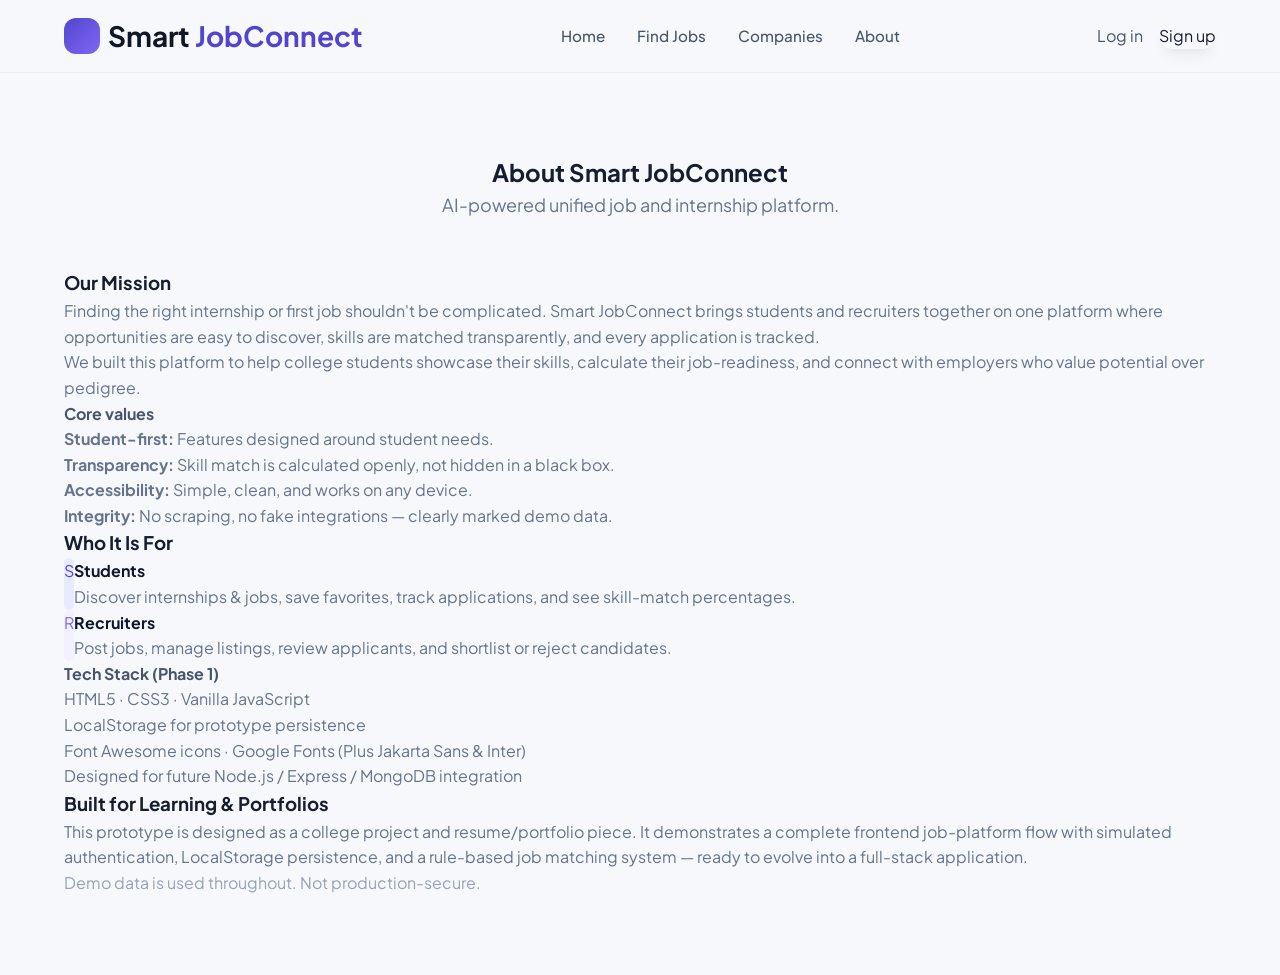
<file: about.html>
<!DOCTYPE html>
<html lang="en">
<head>
  <meta charset="UTF-8" />
  <meta name="viewport" content="width=device-width, initial-scale=1.0" />
  <title>About Us | Smart JobConnect</title>
  <meta name="description" content="Smart JobConnect - About our AI-powered unified job and internship platform." />
  <link rel="preconnect" href="https://fonts.googleapis.com" />
  <link rel="preconnect" href="https://fonts.gstatic.com" crossorigin />
  <link href="https://fonts.googleapis.com/css2?family=Plus+Jakarta+Sans:wght@400;500;600;700&family=Inter:wght@400;500;600;700&display=swap" rel="stylesheet" />
  <link rel="stylesheet" href="css/style.css" />
  <link rel="stylesheet" href="css/responsive.css" />
</head>
<body>

  <!-- Navbar -->
  <nav class="navbar" id="navbar">
    <div class="container">
      <a href="index.html" class="logo">
        <div class="logo-icon"><i class="fas fa-briefcase"></i></div>
        <span>Smart<span class="text-indigo-600"> JobConnect</span></span>
      </a>

      <div class="nav-links" id="nav-links"></div>

      <div class="auth-btns" id="auth-btns"></div>

      <button class="mobile-menu-btn" id="mobile-menu-btn" aria-label="Toggle menu">
        <span></span><span></span><span></span>
      </button>
    </div>
  </nav>

  <div class="mobile-menu" id="mobile-menu"></div>

  <section class="section" style="padding-top: 80px; padding-bottom: 80px;">
    <div class="container">
      <div class="section-header">
        <h1>About Smart JobConnect</h1>
        <p>AI-powered unified job and internship platform.</p>
      </div>

      <div class="grid md:grid-cols-2 gap-8 mb-8">
        <div>
          <h3 class="text-2xl font-bold text-navy-900 mb-4">Our Mission</h3>
          <p class="text-slate-500 leading-relaxed mb-4">
            Finding the right internship or first job shouldn't be complicated. Smart JobConnect brings students and recruiters together on one platform where opportunities are easy to discover, skills are matched transparently, and every application is tracked.
          </p>
          <p class="text-slate-500 leading-relaxed mb-4">
            We built this platform to help college students showcase their skills, calculate their job-readiness, and connect with employers who value potential over pedigree.
          </p>
          <div class="mt-6">
            <h4 class="text-sm font-medium text-slate-600 mb-2">Core values</h4>
            <ul class="list-disc list-inside text-slate-500 space-y-2">
              <li><strong>Student-first:</strong> Features designed around student needs.</li>
              <li><strong>Transparency:</strong> Skill match is calculated openly, not hidden in a black box.</li>
              <li><strong>Accessibility:</strong> Simple, clean, and works on any device.</li>
              <li><strong>Integrity:</strong> No scraping, no fake integrations — clearly marked demo data.</li>
            </ul>
          </div>
        </div>

        <div>
          <h3 class="text-2xl font-bold text-navy-900 mb-4">Who It Is For</h3>
          <div class="space-y-5">
            <div class="flex items-start gap-3">
              <div class="w-8 h-8 rounded-full bg-indigo-50 flex items-center justify-center text-indigo-600 font-bold shrink-0">S</div>
              <div>
                <h4 class="font-bold text-slate-800">Students</h4>
                <p class="text-sm text-slate-500">Discover internships & jobs, save favorites, track applications, and see skill-match percentages.</p>
              </div>
            </div>
            <div class="flex items-start gap-3">
              <div class="w-8 h-8 rounded-full bg-violet-50 flex items-center justify-center text-violet-600 font-bold shrink-0">R</div>
              <div>
                <h4 class="font-bold text-slate-800">Recruiters</h4>
                <p class="text-sm text-slate-500">Post jobs, manage listings, review applicants, and shortlist or reject candidates.</p>
              </div>
            </div>
          </div>

          <div class="mt-8 pt-6 border-t border-border">
            <h4 class="text-sm font-medium text-slate-600 mb-3">Tech Stack (Phase 1)</h4>
            <ul class="text-sm text-slate-500 space-y-1 list-disc list-disc">
              <li>HTML5 &middot; CSS3 &middot; Vanilla JavaScript</li>
              <li>LocalStorage for prototype persistence</li>
              <li>Font Awesome icons &middot; Google Fonts (Plus Jakarta Sans & Inter)</li>
              <li>Designed for future Node.js / Express / MongoDB integration</li>
            </ul>
          </div>
        </div>
      </div>

      <div class="mt-12 bg-slate-50 rounded-3xl p-8 border border-border text-center">
        <h3 class="text-xl font-bold text-navy-900 mb-3">Built for Learning & Portfolios</h3>
        <p class="text-slate-500 mb-4 max-w-lg mx-auto">
          This prototype is designed as a college project and resume/portfolio piece. It demonstrates a complete frontend job-platform flow with simulated authentication, LocalStorage persistence, and a rule-based job matching system — ready to evolve into a full-stack application.
        </p>
        <p class="text-xs text-slate-400 uppercase tracking-wider">
          Demo data is used throughout. Not production-secure.
        </p>
      </div>
    </div>
  </section>

  <script type="module">
    import { updateNavbar } from './js/app.js';
    document.addEventListener('DOMContentLoaded', () => {
      updateNavbar();
    });
  </script>

</body>
</html>
</file>
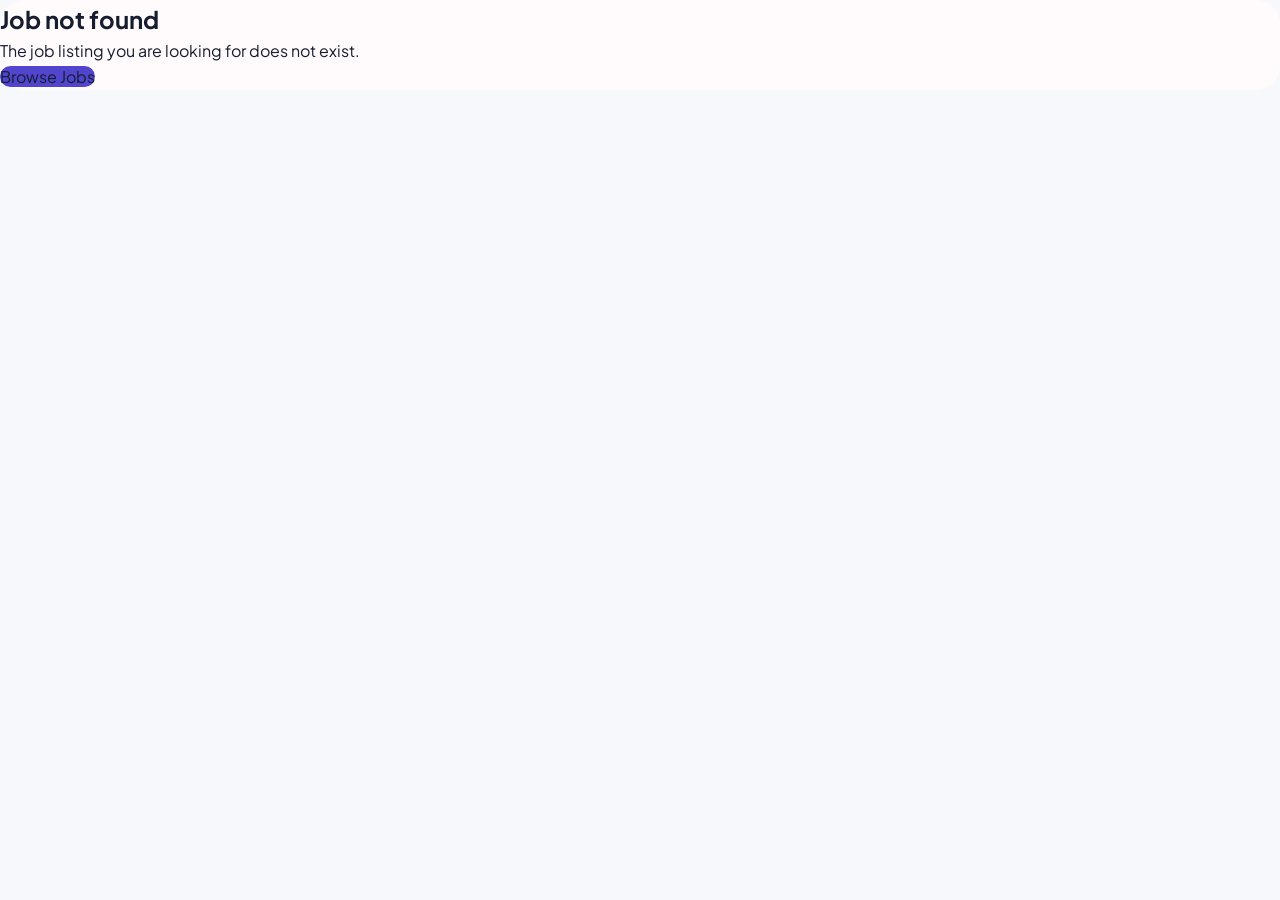
<file: job-details.html>
<!DOCTYPE html>
<html lang="en">
<head>
  <meta charset="UTF-8" />
  <meta name="viewport" content="width=device-width, initial-scale=1.0" />
  <title>Job Details | Smart JobConnect</title>
  <meta name="description" content="Smart JobConnect - Job details and AI-powered skill matching." />
  <link rel="preconnect" href="https://fonts.googleapis.com" />
  <link rel="preconnect" href="https://fonts.gstatic.com" crossorigin />
  <link href="https://fonts.googleapis.com/css2?family=Plus+Jakarta+Sans:wght@400;500;600;700&family=Inter:wght@400;500;600;700&display=swap" rel="stylesheet" />
  <link rel="stylesheet" href="css/style.css" />
  <link rel="stylesheet" href="css/responsive.css" />
</head>
<body>

  <!-- Navbar -->
  <nav class="navbar" id="navbar">
    <div class="container">
      <a href="index.html" class="logo">
        <div class="logo-icon"><i class="fas fa-briefcase"></i></div>
        <span>Smart<span class="text-indigo-600"> JobConnect</span></span>
      </a>

      <div class="nav-links" id="nav-links"></div>

      <div class="auth-btns" id="auth-btns"></div>

      <button class="mobile-menu-btn" id="mobile-menu-btn" aria-label="Toggle menu">
        <span></span><span></span><span></span>
      </button>
    </div>
  </nav>

  <div class="mobile-menu" id="mobile-menu"></div>

  <section class="section" style="padding-top: 80px; padding-bottom: 80px;">
    <div class="container">
      <a href="jobs.html" class="flex items-center gap-2 text-slate-500 text-sm mb-8 inline-block">
        <i class="fas fa-arrow-left"></i> Back to Jobs
      </a>

      <div class="container mx-auto max-w-2xl">
        <!-- Hero header -->
        <div class="bg-white rounded-3xl shadow-lg border border-border overflow-hidden mb-8" id="job-hero">
          <!-- Populated by JS -->
        </div>

        <!-- Details content -->
        <div class="bg-white rounded-3xl shadow-lg border border-border">
          <div class="p-6 md:p-8" id="job-details-content">
            <!-- Populated by JS -->
          </div>
        </div>

        <!-- Actions -->
        <div class="p-6 md:p-8 border-t border-border bg-slate-50" id="job-actions">
          <!-- Populated by JS -->
        </div>
      </div>

      <div class="mt-8 text-center">
        <p class text-sm text-slate-500">
          <strong>Note:</strong> All job listings marked as sample data are prototype listings for this demo. Applications are stored locally in your browser.
        </p>
      </div>
    </div>
  </section>

  <script type="module">
    import { updateNavbar } from './js/app.js';
    document.addEventListener('DOMContentLoaded', () => {
      updateNavbar();
      window.initJobDetailsPage();
    });
  </script>

</body>
</html>
</file>
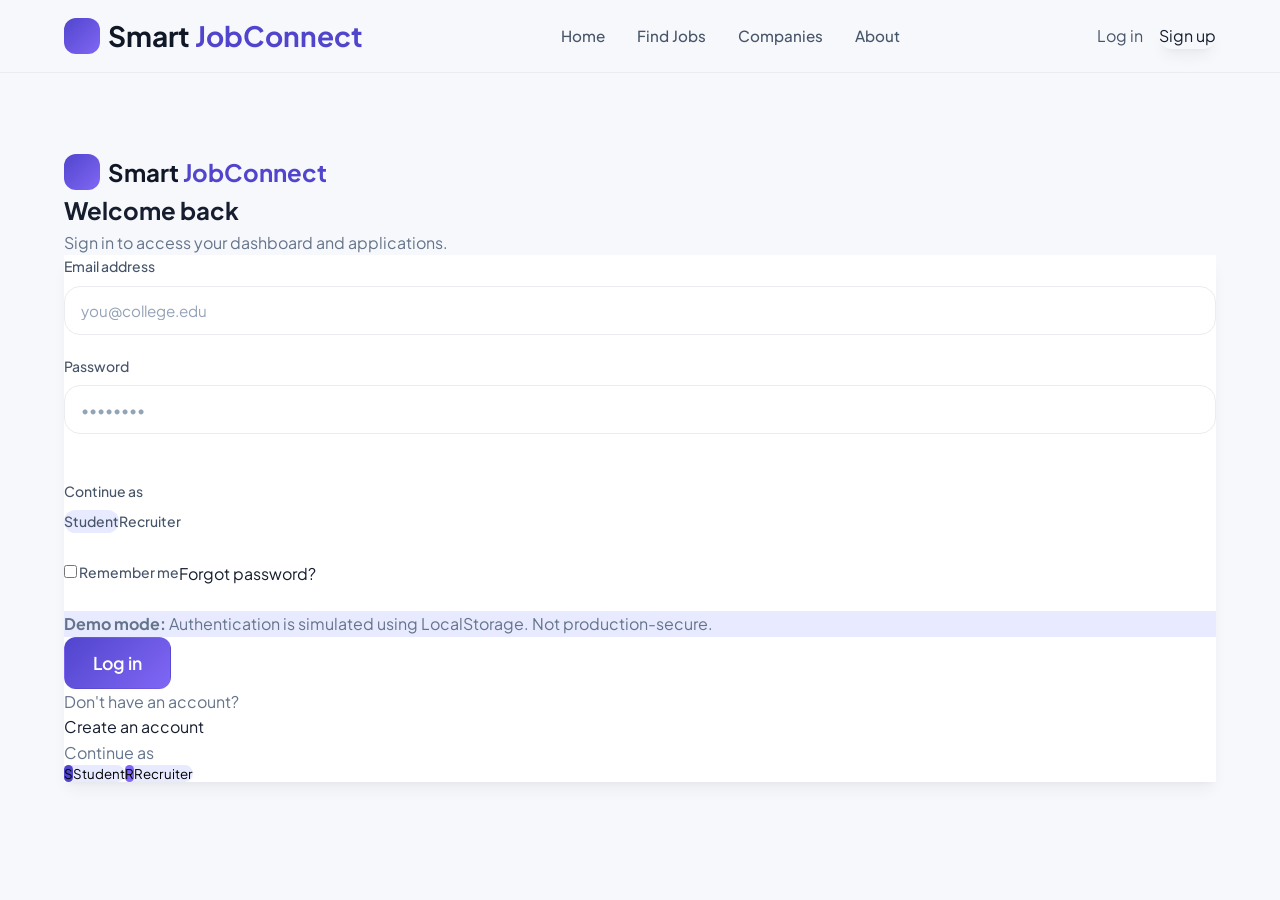
<file: login.html>
<!DOCTYPE html>
<html lang="en">
<head>
  <meta charset="UTF-8" />
  <meta name="viewport" content="width=device-width, initial-scale=1.0" />
  <title>Log in | Smart JobConnect</title>
  <meta name="description" content="Smart JobConnect - Log in to your account." />
  <link rel="preconnect" href="https://fonts.googleapis.com" />
  <link rel="preconnect" href="https://fonts.gstatic.com" crossorigin />
  <link href="https://fonts.googleapis.com/css2?family=Plus+Jakarta+Sans:wght@400;500;600;700&family=Inter:wght@400;500;600;700&display=swap" rel="stylesheet" />
  <link rel="stylesheet" href="css/style.css" />
  <link rel="stylesheet" href="css/responsive.css" />
</head>
<body class="auth-page">

  <!-- Navbar -->
  <nav class="navbar" id="navbar">
    <div class="container">
      <a href="index.html" class="logo">
        <div class="logo-icon"><i class="fas fa-briefcase"></i></div>
        <span>Smart<span class="text-indigo-600"> JobConnect</span></span>
      </a>

      <div class="nav-links" id="nav-links"></div>

      <div class="auth-btns" id="auth-btns"></div>

      <button class="mobile-menu-btn" id="mobile-menu-btn" aria-label="Toggle menu">
        <span></span><span></span><span></span>
      </button>
    </div>
  </nav>

  <div class="mobile-menu" id="mobile-menu"></div>

  <section class="section" style="padding: 80px 0; min-height: auto;">
    <div class="container">
      <div class="max-w-md mx-auto text-center mb-12">
        <a href="index.html" class="logo mb-6" style="font-size: 1.5rem;">
          <div class="logo-icon"><i class="fas fa-briefcase"></i></div>
          <span>Smart<span class="text-indigo-600"> JobConnect</span></span>
        </a>
        <h1 class="text-3xl font-bold text-navy-900 mb-2">Welcome back</h1>
        <p class="text-slate-500">Sign in to access your dashboard and applications.</p>
      </div>

      <div class="bg-white rounded-3xl shadow-lg border border-border p-8 md:p-12 max-w-md mx-auto">
        <form id="login-form">
          <div class="form-group position-relative">
            <label for="login-email" class="text-sm font-medium text-slate-600 block mb-2">Email address</label>
            <input type="email" id="login-email" class="form-control" placeholder="you@college.edu" required />
          </div>

          <div class="form-group position-relative">
            <label for="login-password" class="text-sm font-medium text-slate-600 block mb-2">Password</label>
            <input type="password" id="login-password" class="form-control" placeholder="••••••••" required />
            <button type="button" id="toggle-password" class="password-toggle">
              <i class="fas fa-eye"></i>
            </button>
          </div>

          <div class="form-group mb-6">
            <label class="font-semibold text-slate-600 mb-3 block">Continue as</label>
            <div class="flex gap-2">
              <label class="flex-1 flex items-center justify-center gap-2 px-4 py-3 border-2 border-indigo-600 bg-indigo-50 text-indigo-700 rounded-lg font-semibold transition cursor-pointer">
                <input type="radio" name="role" value="student" checked class="hidden" />
                <i class="fas fa-user-graduate"></i> Student
              </label>
              <label class="flex-1 flex items-center justify-center gap-2 px-4 py-3 border-2 border-slate-200 bg-white text-slate-600 rounded-lg font-semibold transition cursor-pointer hover:border-indigo-300">
                <input type="radio" name="role" value="recruiter" class="hidden" />
                <i class="fas fa-building"></i> Recruiter
              </label>
            </div>
          </div>

          <div class="form-group flex items-center justify-between mb-6">
            <label class="flex items-center gap-2 text-sm text-slate-600 cursor-pointer">
              <input type="checkbox" class="form-control" style="width: auto; display: inline-block;" />
              Remember me
            </label>
            <a href="#" class="text-sm text-indigo-500 hover:text-indigo-600">Forgot password?</a>
          </div>

          <p class="text-xs text-slate-500 mb-4 bg-indigo-50 px-3 py-2 rounded border border-indigo-100">
            <i class="fas fa-info-circle mr-2"></i>
            <strong>Demo mode:</strong> Authentication is simulated using LocalStorage. Not production-secure.
          </p>

          <button type="submit" class="btn btn-primary btn-lg w-full">Log in</button>
        </form>

        <div class="mt-8 text-center">
          <p class="text-slate-500">Don't have an account?</p>
          <a href="register.html" class="text-indigo-500 font-semibold hover:text-indigo-600">Create an account</a>
        </div>

        <div class="mt-6 border-t border-border pt-6 text-center">
          <p class="text-sm text-slate-500 mb-2">Continue as</p>
          <div class="flex gap-3 justify-center">
            <button class="flex-1 flex items-center justify-center gap-2 px-4 py-3 border border-indigo-500 rounded-lg bg-indigo-50 text-indigo-700 text-sm font-medium hover:bg-indigo-100 transition">
              <span class="w-5 h-5 rounded-full bg-indigo-600 flex items-center justify-center text-xs text-white">S</span>
              Student
            </button>
            <button class="flex-1 flex items-center justify-center gap-2 px-4 py-3 border border-indigo-500 rounded-lg bg-indigo-50 text-indigo-700 text-sm font-medium hover:bg-indigo-100 transition">
              <span class="w-5 h-5 rounded-full bg-violet-600 flex items-center justify-center text-xs text-white">R</span>
              Recruiter
            </button>
          </div>
        </div>
      </div>
    </div>
  </section>

  <script type="module">
    import { updateNavbar } from './js/app.js';
    document.addEventListener('DOMContentLoaded', () => {
      updateNavbar();
      window.initLoginPage();
    });
  </script>

</body>
</html>
</file>
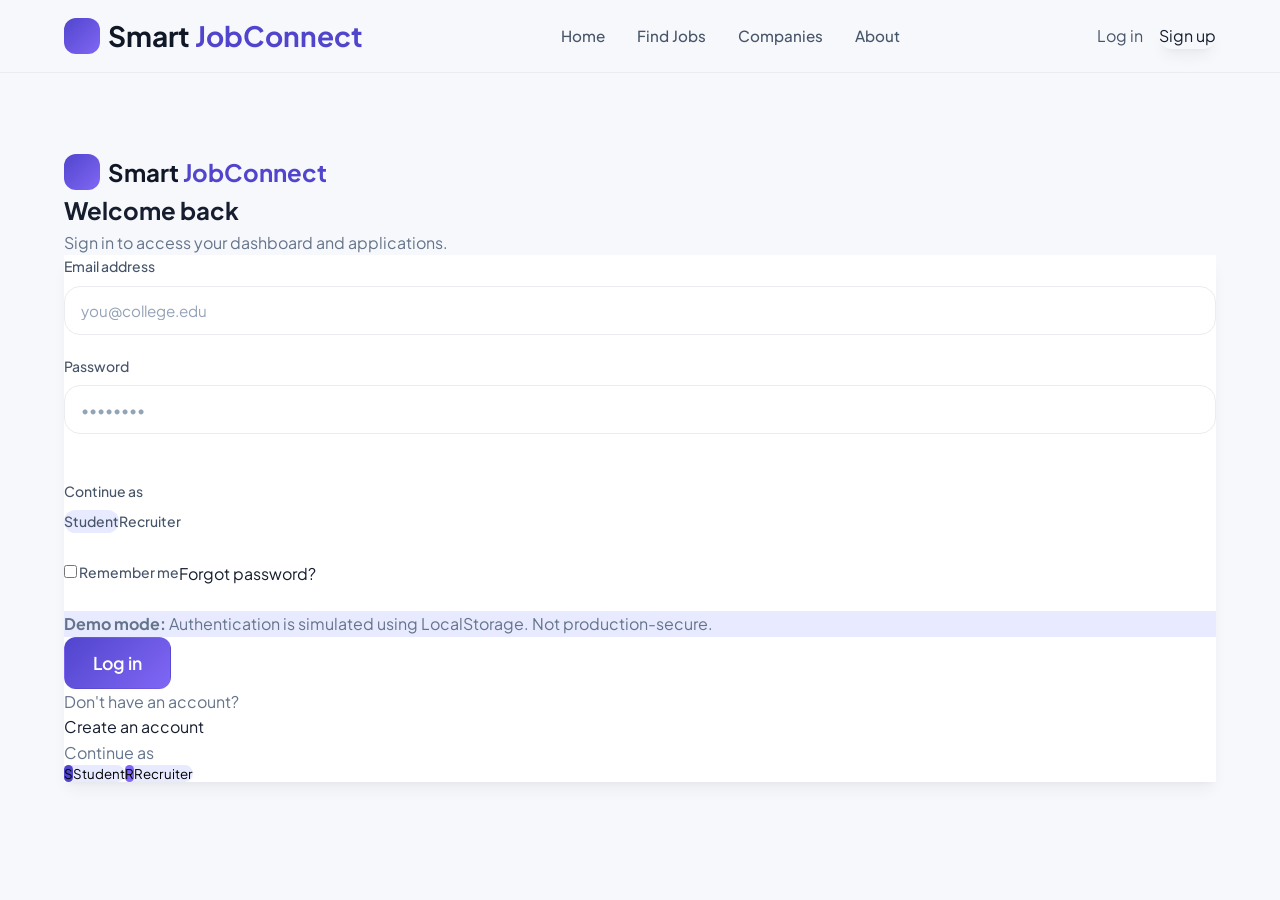
<file: profile.html>
<!DOCTYPE html>
<html lang="en">
<head>
  <meta charset="UTF-8" />
  <meta name="viewport" content="width=device-width, initial-scale=1.0" />
  <title>My Profile | Smart JobConnect</title>
  <meta name="description" content="Smart JobConnect - My profile page." />
  <link rel="preconnect" href="https://fonts.googleapis.com" />
  <link rel="preconnect" href="https://fonts.gstatic.com" crossorigin />
  <link href="https://fonts.googleapis.com/css2?family=Plus+Jakarta+Sans:wght@400;500;600;700&family=Inter:wght@400;500;600;700&display=swap" rel="stylesheet" />
  <link rel="stylesheet" href="css/style.css" />
  <link rel="stylesheet" href="css/responsive.css" />
</head>
<body>

  <!-- Navbar -->
  <nav class="navbar" id="navbar">
    <div class="container">
      <a href="index.html" class="logo">
        <div class="logo-icon"><i class="fas fa-briefcase"></i></div>
        <span>Smart<span class="text-indigo-600"> JobConnect</span></span>
      </a>

      <div class="nav-links" id="nav-links"></div>

      <div class="auth-btns" id="auth-btns">
        <button onclick="handleLogout()" class="btn btn-outline text-slate-600 hover:text-indigo-600">Logout</button>
      </div>

      <button class="mobile-menu-btn" id="mobile-menu-btn" aria-label="Toggle menu">
        <span></span><span></span><span></span>
      </button>
    </div>
  </nav>

  <div class="mobile-menu" id="mobile-menu"></div>

  <section class="section" style="padding-top: 80px; padding-bottom: 80px;">
    <div class="container">
      <div class="max-w-2xl mx-auto">
        <a href="student-dashboard.html" class="text-sm text-indigo-500 mb-6 flex items-center gap-1">
          <i class="fas fa-arrow-left"></i> Back to dashboard
        </a>

        <div class="bg-white rounded-3xl shadow-lg border border-border overflow-hidden">
          <!-- Profile header -->
          <div class="p-8 md:p-10 bg-indigo-50 border-b border-border">
            <div class="flex flex-col md:flex-row md:items-center gap-6">
              <div class="relative w-32 h-32 mx-auto md:mx-0 shrink-0">
                <div id="profile-photo" class="w-full h-full rounded-full overflow-hidden border-4 border-white shadow-sm bg-white flex items-center justify-center text-indigo-400 text-xl">
                  <!-- Photo or initials injected by JS -->
                </div>
              </div>
              <div class="flex-1">
                <h1 id="profile-name" class="text-2xl font-bold text-navy-900">Student Name</h1>
                <p id="profile-email" class="text-slate-500 mt-1">email@college.edu</p>
                <p id="profile-role" class="text-xs font-semibold text-indigo-600 bg-indigo-50 px-2 py-0.5 rounded inline-block mt-2">Student</p>
              </div>
              <button id="edit-profile-btn" class="btn btn-outline px-6 py-3 text-sm font-medium">
                <i class="fas fa-pen mr-2"></i> Edit Profile
              </button>
            </div>
          </div>

          <!-- Profile details grid -->
          <div class="p-8 md:p-10 grid md:grid-cols-2 gap-6">
            <div class="bg-indigo-50 rounded-xl p-4 border border-indigo-100">
              <p class="text-xs font-medium text-indigo-600 uppercase tracking-wider mb-1">College</p>
              <p id="profile-college" class="text-slate-700">—</p>
            </div>
            <div class="bg-indigo-50 rounded-xl p-4 border border-indigo-100">
              <p class="text-xs font-medium text-indigo-600 uppercase tracking-wider mb-1">Degree</p>
              <p id="profile-degree" class="text-slate-700">—</p>
            </div>
            <div class="bg-indigo-50 rounded-xl p-4 border border-indigo-100">
              <p class="text-xs font-medium text-indigo-600 uppercase tracking-wider mb-1">Graduation Year</p>
              <p id="profile-year" class="text-slate-700">—</p>
            </div>
            <div class="bg-indigo-50 rounded-xl p-4 border border-indigo-100">
              <p class="text-xs font-medium text-indigo-600 uppercase tracking-wider mb-1">Skills</p>
              <p id="profile-skills" class="text-slate-700">—</p>
            </div>
            <div class="bg-indigo-50 rounded-xl p-4 border border-indigo-100">
              <p class="text-xs font-medium text-indigo-600 uppercase tracking-wider mb-1">Resume URL</p>
              <p id="profile-resume" class="text-slate-700 text-sm break-all">—</p>
            </div>
            <div class="bg-indigo-50 rounded-xl p-4 border border-indigo-100">
              <p class="text-xs font-medium text-indigo-600 uppercase tracking-wider mb-1">Email</p>
              <p id="profile-email-detail" class="text-slate-700">—</p>
            </div>
          </div>
        </div>
      </div>
    </section>

    <!-- Edit profile modal -->
    <div class="modal-overlay hidden" id="edit-profile-modal">
      <div class="modal" style="max-width: 560px;">
        <div class="modal-header">
          <h3 class="text-xl font-bold text-navy-900">Edit Profile</h3>
          <button id="edit-profile-close" class="modal-close">&times;</button>
        </div>
        <div class="modal-body">
          <form id="edit-profile-form">
            <div class="form-group">
              <label for="edit-name" class="text-sm font-medium text-slate-600 block mb-2">Full name</label>
              <input type="text" id="edit-name" class="form-control" required />
            </div>
            <div class="form-group">
              <label for="edit-college" class="text-sm font-medium text-slate-600 block mb-2">College</label>
              <input type="text" id="edit-college" class="form-control" />
            </div>
            <div class="form-group">
              <label for="edit-degree" class="text-sm font-medium text-slate-600 block mb-2">Degree</label>
              <input type="text" id="edit-degree" class="form-control" />
            </div>
            <div class="form-group">
              <label for="edit-year" class="text-sm font-medium text-slate-600 block mb-2">Graduation year</label>
              <input type="number" id="edit-year" class="form-control" />
            </div>
            <div class="form-group">
              <label for="edit-skills" class="text-sm font-medium text-slate-600 block mb-2">Skills (comma-separated)</label>
              <input type="text" id="edit-skills" class="form-control" placeholder="HTML, CSS, JavaScript" />
            </div>
            <div class="form-group">
              <label for="edit-resume" class="text-sm font-medium text-slate-600 block mb-2">Resume URL</label>
              <input type="url" id="edit-resume" class="form-control" placeholder="https://..." />
              <p class="text-xs text-slate-500 mt-1">Use an image URL or a ui-avatars.com link.</p>
            </div>
          </form>
        </div>
        <div class="modal-footer">
          <button type="button" id="edit-profile-cancel" class="btn btn-secondary">Cancel</button>
          <button type="button" id="save-profile-btn" class="btn btn-primary">Save Changes</button>
        </div>
      </div>
    </div>

    <div class="mt-8 text-center">
      <button id="profile-logout" class="text-sm text-indigo-600 font-medium hover:text-indigo-700 flex items-center gap-2">
        <i class="fas fa-sign-out-alt"></i> Logout
      </button>
    </div>

  </section>

  <script type="module">
    import { updateNavbar } from './js/app.js';
    document.addEventListener('DOMContentLoaded', () => {
      updateNavbar();
      window.initProfilePage();

      // Edit modal wiring
      const modal = document.getElementById('edit-profile-modal');
      const openBtn = document.getElementById('edit-profile-btn');
      const closeBtn = document.getElementById('edit-profile-close');
      const cancelBtn = document.getElementById('edit-profile-cancel');

      if (openBtn) openBtn.addEventListener('click', () => { modal.classList.remove('hidden'); });
      [closeBtn, cancelBtn].forEach((btn) => {
        if (btn) btn.addEventListener('click', () => { modal.classList.add('hidden'); });
      });
      if (modal) modal.addEventListener('click', (e) => { if (e.target === modal) modal.classList.add('hidden'); });
    });
  </script>

</body>
</html>
</file>
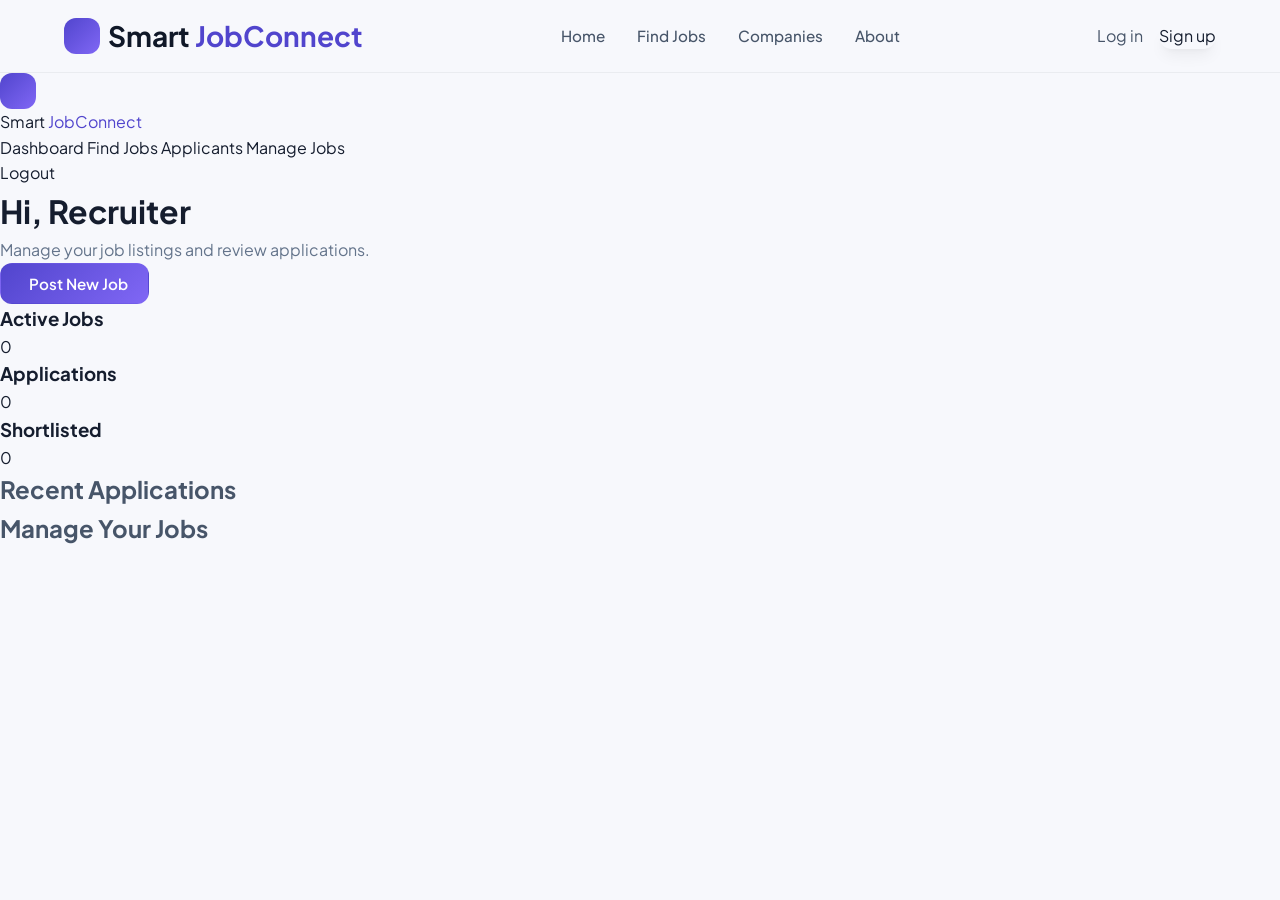
<file: recruiter-dashboard.html>
<!DOCTYPE html>
<html lang="en">
<head>
  <meta charset="UTF-8" />
  <meta name="viewport" content="width=device-width, initial-scale=1.0" />
  <title>Recruiter Dashboard | Smart JobConnect</title>
  <meta name="description" content="Smart JobConnect - Recruiter dashboard." />
  <link rel="preconnect" href="https://fonts.googleapis.com" />
  <link rel="preconnect" href="https://fonts.gstatic.com" crossorigin />
  <link href="https://fonts.googleapis.com/css2?family=Plus+Jakarta+Sans:wght@400;500;600;700&family=Inter:wght@400;500;600;700&display=swap" rel="stylesheet" />
  <link rel="stylesheet" href="css/style.css" />
  <link rel="stylesheet" href="css/responsive.css" />
</head>
<body>

  <!-- Navbar -->
  <nav class="navbar" id="navbar">
    <div class="container">
      <a href="index.html" class="logo">
        <div class="logo-icon"><i class="fas fa-briefcase"></i></div>
        <span>Smart<span class="text-indigo-600"> JobConnect</span></span>
      </a>

      <div class="nav-links" id="nav-links"></div>

      <div class="auth-btns" id="auth-btns">
        <button onclick="handleLogout()" class="btn btn-outline text-slate-600 hover:text-indigo-600">Logout</button>
      </div>

      <button class="mobile-menu-btn" id="mobile-menu-btn" aria-label="Toggle menu">
        <span></span><span></span><span></span>
      </button>
    </div>
  </nav>

  <div class="mobile-menu" id="mobile-menu"></div>

  <!-- Sidebar -->
  <aside class="sidebar" id="sidebar">
    <div class="sidebar-brand">
      <div class="logo-icon"><i class="fas fa-briefcase"></i></div>
      <span>Smart<span class="text-indigo-600"> JobConnect</span></span>
    </div>
    <nav>
      <a href="recruiter-dashboard.html" class="sidebar-item active" id="nav-dashboard">
        <i class="fas fa-chart-pie"></i> Dashboard
      </a>
      <a href="jobs.html" class="sidebar-item" id="nav-find-jobs">
        <i class="fas fa-search"></i> Find Jobs
      </a>
      <a href="recruiter-dashboard.html#applicants" class="sidebar-item" id="nav-applicants">
        <i class="fas fa-users"></i> Applicants
      </a>
      <a href="recruiter-dashboard.html#manage-jobs" class="sidebar-item" id="nav-manage-jobs">
        <i class="fas fa-tasks"></i> Manage Jobs
      </a>
    </nav>
    <div class="sidebar-logout" id="nav-logout">
      <i class="fas fa-sign-out-alt"></i> Logout
    </div>
  </aside>

  <!-- Main content -->
  <main class="dashboard-main">
    <header class="dashboard-header">
      <div>
        <h1 id="welcome-user" class="text-2xl font-bold text-navy-900">Hi, Recruiter</h1>
        <p class="text-slate-500">Manage your job listings and review applications.</p>
      </div>
      <button id="post-job-btn" class="btn btn-primary btn-md">
        <i class="fas fa-plus mr-2"></i> Post New Job
      </button>
    </header>

    <!-- Stats -->
    <div class="stats-grid">
      <div class="stat-card">
        <div class="stat-header">
          <h3>Active Jobs</h3>
          <div class="stat-icon jobs"><i class="fas fa-briefcase text-indigo-400"></i></div>
        </div>
        <div class="stat-value" id="stat-active-jobs">0</div>
      </div>
      <div class="stat-card">
        <div class="stat-header">
          <h3>Applications</h3>
          <div class="stat-icon applied"><i class="fas fa-inbox text-violet-400"></i></div>
        </div>
        <div class="stat-value" id="stat-total-apps">0</div>
      </div>
      <div class="stat-card">
        <div class="stat-header">
          <h3>Shortlisted</h3>
          <div class="stat-icon applied"><i class="fas fa-check-circle text-success-400"></i></div>
        </div>
        <div class="stat-value" id="stat-shortlisted">0</div>
      </div>
    </div>

    <!-- Recent applications -->
    <div class="dashboard-section">
      <div class="manage-jobs-header">
        <h2 class="text-sm font-medium text-slate-600"><i class="fas fa-inbox text-violet-400"></i> Recent Applications</h2>
      </div>
      <div class="applications-list" id="recent-applications">
        <!-- Populated by JS -->
      </div>
    </div>

    <!-- Post job modal -->
    <div class="modal-overlay hidden" id="post-job-modal">
      <div class="modal">
        <div class="modal-header">
          <h3 id="post-job-modal-title">Post a New Job</h3>
          <button id="post-job-close" class="modal-close">&times;</button>
        </div>
        <div class="modal-body">
          <form id="post-job-form" class="post-job-form">
            <div class="form-group">
              <label for="job-title" class="text-sm font-medium text-slate-600 block mb-2">Job title</label>
              <input type="text" id="job-title" class="form-control" placeholder="e.g. Frontend Intern" required />
            </div>
            <div class="form-group">
              <label for="job-company" class="text-sm font-medium text-slate-600 block mb-2">Company</label>
              <input type="text" id="job-company" class="form-control" placeholder="e.g. Zomato" required />
            </div>
            <div class="form-group full-width">
              <label for="job-description" class="text-sm font-medium text-slate-600 block mb-2">Job description</label>
              <textarea id="job-description" class="form-control" rows="4" placeholder="Describe the role and responsibilities..." required></textarea>
            </div>
            <div class="form-group full-width">
              <label for="job-responsibilities" class="text-sm font-medium text-slate-600 block mb-2">Responsibilities (one per line)</label>
              <textarea id="job-responsibilities" class="form-control" rows="3" placeholder="• Develop features\n• Fix bugs• Attend standups"></textarea>
            </div>
            <div class="form-group full-width">
              <label for="job-qualifications" class="text-sm font-medium text-slate-600 block mb-2">Qualifications (one per line)</label>
              <textarea id="job-qualifications" class="form-control" rows="3" placeholder="• Degree in CS• 1+ years experience"></textarea>
            </div>
            <div class="form-group">
              <label for="job-skills" class="text-sm font-medium text-slate-600 block mb-2">Required skills (comma-separated)</label>
              <input type="text" id="job-skills" class="form-control" placeholder="HTML, CSS, JavaScript, React" required />
            </div>
            <div class="form-group">
              <label for="job-location" class="text-sm font-medium text-slate-600 block mb-2">Location</label>
              <input type="text" id="job-location" class="form-control" placeholder="Bangalore, Karnataka" required />
            </div>
            <div class="form-group">
              <label for="job-salary" class="text-sm font-medium text-slate-600 block mb-2">Salary / stipend</label>
              <input type="text" id="job-salary" class="form-control" placeholder="₹20,000 / month" required />
            </div>
            <div class="form-group">
              <label for="job-type" class="text-sm font-medium text-slate-600 block mb-2">Job type</label>
              <select id="job-type" class="form-control">
                <option value="Internship">Internship</option>
                <option value="Full-time">Full-time</option>
                <option value="Part-time">Part-time</option>
              </select>
            </div>
            <div class="form-group">
              <label for="job-workmode" class="text-sm font-medium text-slate-600 block mb-2">Work mode</label>
              <select id="job-workmode" class="form-control">
                <option value="Remote">Remote</option>
                <option value="Hybrid">Hybrid</option>
                <option value="On-site">On-site</option>
              </select>
            </div>
            <div class="form-group">
              <label for="job-experience" class="text-sm font-medium text-slate-600 block mb-2">Experience required</label>
              <input type="text" id="job-experience" class="form-control" placeholder="0-1 years" required />
            </div>
            <div class="form-group">
              <label for="job-deadline" class="text-sm font-medium text-slate-600 block mb-2">Application deadline</label>
              <input type="date" id="job-deadline" class="form-control" required />
            </div>
            <input type="hidden" id="edit-job-id" />
          </form>
        </div>
        <div class="modal-footer">
          <button type="button" id="post-job-cancel" class="btn btn-secondary">Cancel</button>
          <button type="submit" form="post-job-form" id="post-job-submit" class="btn btn-primary">Post Job</button>
        </div>
      </div>
    </div>

    <!-- Manage jobs -->
    <div class="dashboard-section" id="manage-jobs">
      <div class="manage-jobs-header">
        <h2 class="text-sm font-medium text-slate-600"><i class="fas fa-tasks text-indigo-400"></i> Manage Your Jobs</h2>
      </div>
      <div id="manage-jobs-list">
        <!-- Populated by JS -->
      </div>
    </div>
  </main>

  <script type="module">
    import { updateNavbar } from './js/app.js';
    document.addEventListener('DOMContentLoaded', () => {
      updateNavbar();
      const logoutBtn = document.getElementById('nav-logout');
      if (logoutBtn) logoutBtn.addEventListener('click', () => { window.handleLogout(); });
      window.initRecruiterDashboard();
      window.initPostJobForm();
    });
  </script>

</body>
</html>
</file>
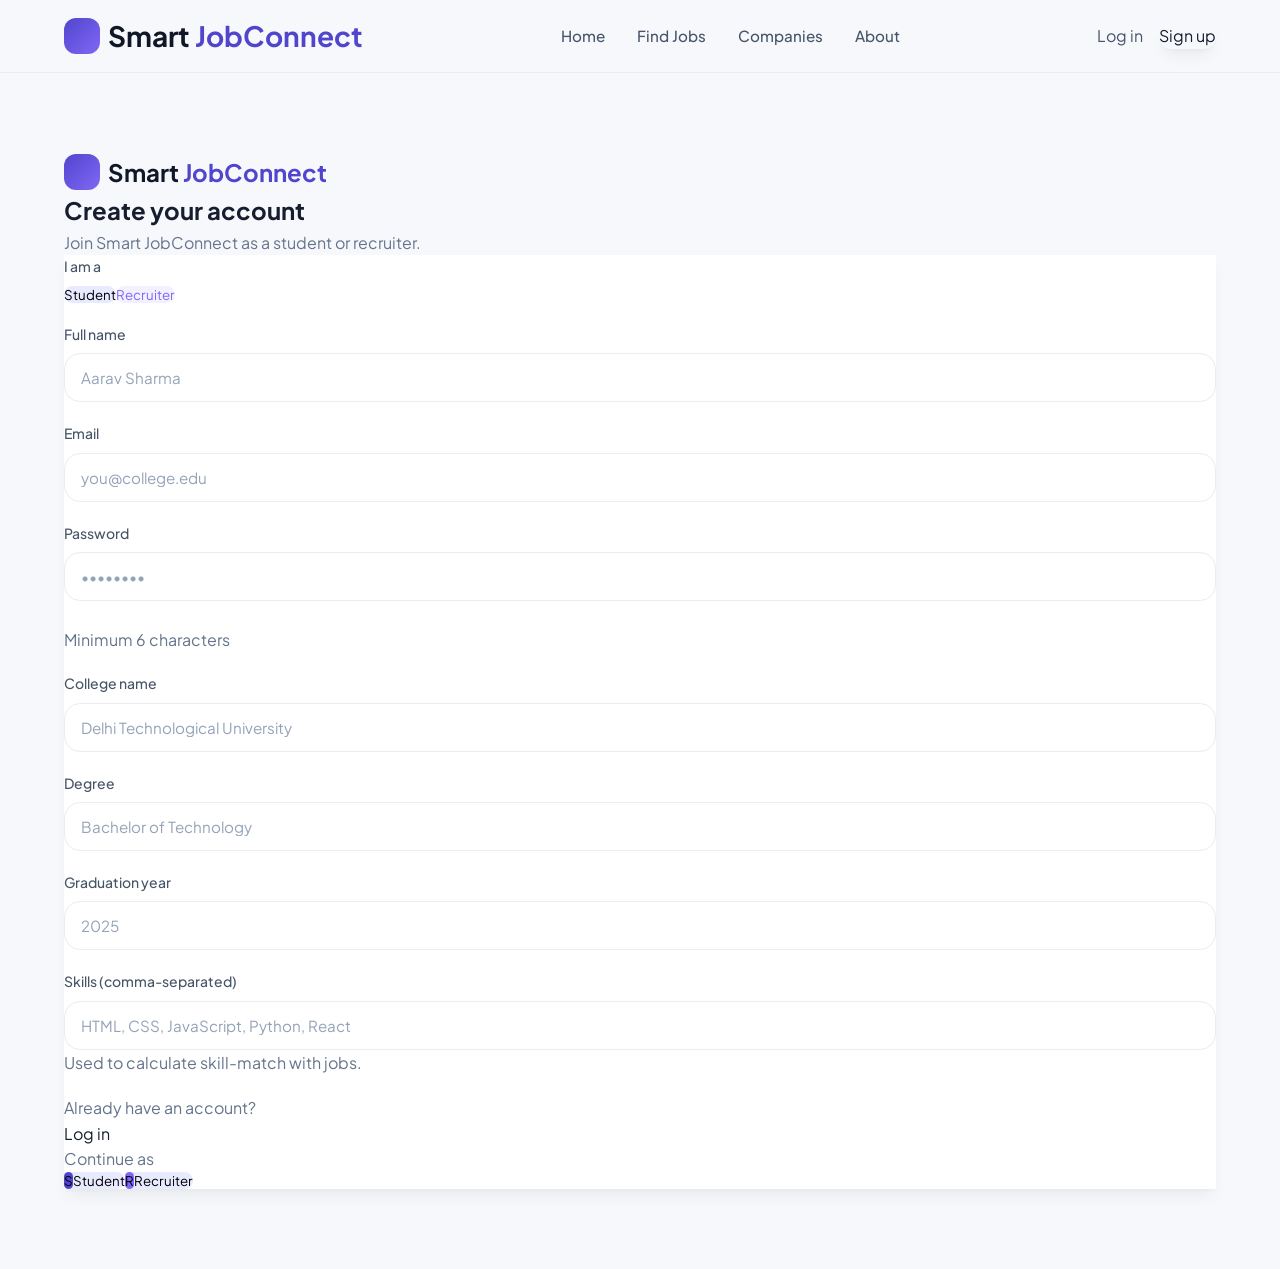
<file: register.html>
<!DOCTYPE html>
<html lang="en">
<head>
  <meta charset="UTF-8" />
  <meta name="viewport" content="width=device-width, initial-scale=1.0" />
  <title>Register | Smart JobConnect</title>
  <meta name="description" content="Smart JobConnect - Register as a student or recruiter." />
  <link rel="preconnect" href="https://fonts.googleapis.com" />
  <link rel="preconnect" href="https://fonts.gstatic.com" crossorigin />
  <link href="https://fonts.googleapis.com/css2?family=Plus+Jakarta+Sans:wght@400;500;600;700&family=Inter:wght@400;500;600;700&display=swap" rel="stylesheet" />
  <link rel="stylesheet" href="css/style.css" />
  <link rel="stylesheet" href="css/responsive.css" />
</head>
<body class="auth-page">

  <!-- Navbar -->
  <nav class="navbar" id="navbar">
    <div class="container">
      <a href="index.html" class="logo">
        <div class="logo-icon"><i class="fas fa-briefcase"></i></div>
        <span>Smart<span class="text-indigo-600"> JobConnect</span></span>
      </a>

      <div class="nav-links" id="nav-links"></div>

      <div class="auth-btns" id="auth-btns"></div>

      <button class="mobile-menu-btn" id="mobile-menu-btn" aria-label="Toggle menu">
        <span></span><span></span><span></span>
      </button>
    </div>
  </nav>

  <div class="mobile-menu" id="mobile-menu"></div>

  <section class="section" style="padding: 80px 0; min-height: auto;">
    <div class="container">
      <div class="max-w-md mx-auto text-center mb-12">
        <a href="index.html" class="logo mb-6" style="font-size: 1.5rem;">
          <div class="logo-icon"><i class="fas fa-briefcase"></i></div>
          <span>Smart<span class="text-indigo-600"> JobConnect</span></span>
        </a>
        <h1 class="text-3xl font-bold text-navy-900 mb-2">Create your account</h1>
        <p class="text-slate-500">Join Smart JobConnect as a student or recruiter.</p>
      </div>

      <div class="bg-white rounded-3xl shadow-lg border border-border p-8 md:p-12 max-w-md mx-auto">
        <form id="register-form">
          <!-- Role selection -->
          <div class="form-group mb-6">
            <label class="text-sm font-medium text-slate-600 block mb-3">I am a</label>
            <div class="flex gap-2">
              <button type="button" id="role-student" class="flex-1 flex items-center justify-center gap-2 px-4 py-3 border-2 border-indigo-600 bg-indigo-50 text-indigo-700 rounded-lg font-semibold transition" onclick="window.toggleRegisterRole('student')">
                <i class="fas fa-user-graduate"></i> Student
              </button>
              <button type="button" id="role-recruiter" class="flex-1 flex items-center justify-center gap-2 px-4 py-3 border-2 border-violet-200 bg-violet-50 text-violet-600 rounded-lg font-semibold transition hover:border-violet-300" onclick="window.toggleRegisterRole('recruiter')">
                <i class="fas fa-building"></i> Recruiter
              </button>
            </div>
            <input type="hidden" id="register-role" value="student" />
          </div>

          <!-- Student fields -->
          <div id="student-fields">
            <div class="grid md:grid-cols-2 gap-4">
              <div class="form-group">
                <label for="register-name" class="text-sm font-medium text-slate-600 block mb-2">Full name</label>
                <input type="text" id="register-name" class="form-control" placeholder="Aarav Sharma" required />
              </div>
              <div class="form-group">
                <label for="register-email" class="text-sm font-medium text-slate-600 block mb-2">Email</label>
                <input type="email" id="register-email" class="form-control" placeholder="you@college.edu" required />
              </div>
            </div>
            <div class="form-group">
              <label for="register-password" class="text-sm font-medium text-slate-600 block mb-2">Password</label>
              <div class="position-relative">
                <input type="password" id="register-password" class="form-control pr-8" placeholder="••••••••" required />
                <button type="button" id="toggle-password" class="password-toggle">
                  <i class="fas fa-eye"></i>
                </button>
              </div>
              <p class="text-xs text-slate-500 mt-1">Minimum 6 characters</p>
            </div>
            <div class="grid md:grid-cols-2 gap-4">
              <div class="form-group">
                <label for="register-college" class="text-sm font-medium text-slate-600 block mb-2">College name</label>
                <input type="text" id="register-college" class="form-control" placeholder="Delhi Technological University" required />
              </div>
              <div class="form-group">
                <label for="register-degree" class="text-sm font-medium text-slate-600 block mb-2">Degree</label>
                <input type="text" id="register-degree" class="form-control" placeholder="Bachelor of Technology" required />
              </div>
            </div>
            <div class="form-group">
              <label for="register-year" class="text-sm font-medium text-slate-600 block mb-2">Graduation year</label>
              <input type="number" id="register-year" class="form-control" placeholder="2025" min="2020" max="2035" required />
            </div>
            <div class="form-group">
              <label for="register-skills" class="text-sm font-medium text-slate-600 block mb-2">Skills (comma-separated)</label>
              <input type="text" id="register-skills" class="form-control" placeholder="HTML, CSS, JavaScript, Python, React" required />
              <p class="text-xs text-slate-500 mt-1">Used to calculate skill-match with jobs.</p>
            </div>
          </div>
        </form>

        <div class="mt-8 text-center">
          <p class="text-slate-500">Already have an account?</p>
          <a href="login.html" class="text-indigo-500 font-semibold hover:text-indigo-600">Log in</a>
        </div>

        <div class="mt-6 border-t border-border pt-6 text-center">
          <p class="text-sm text-slate-500 mb-2">Continue as</p>
          <div class="flex gap-3 justify-center">
            <button class="flex-1 flex items-center justify-center gap-2 px-4 py-3 border border-indigo-500 rounded-lg bg-indigo-50 text-indigo-700 text-sm font-medium hover:bg-indigo-100 transition">
              <span class="w-5 h-5 rounded-full bg-indigo-600 flex items-center justify-center text-xs text-white">S</span>
              Student
            </button>
            <button class="flex-1 flex items-center justify-center gap-2 px-4 py-3 border border-indigo-500 rounded-lg bg-indigo-50 text-indigo-700 text-sm font-medium hover:bg-indigo-100 transition">
              <span class="w-5 h-5 rounded-full bg-violet-600 flex items-center justify-center text-xs text-white">R</span>
              Recruiter
            </button>
          </div>
        </div>
      </div>
    </div>
  </section>

  <script type="module">
    import { updateNavbar } from './js/app.js';
    document.addEventListener('DOMContentLoaded', () => {
      updateNavbar();
      // Pre-select role from URL query (?role=recruiter)
      const params = new URLSearchParams(location.search);
      if (params.get('role') === 'recruiter') {
        const btn = document.getElementById('role-recruiter');
        if (btn) btn.click();
      }
      window.initRegisterPage();
    });
  </script>

</body>
</html>
</file>
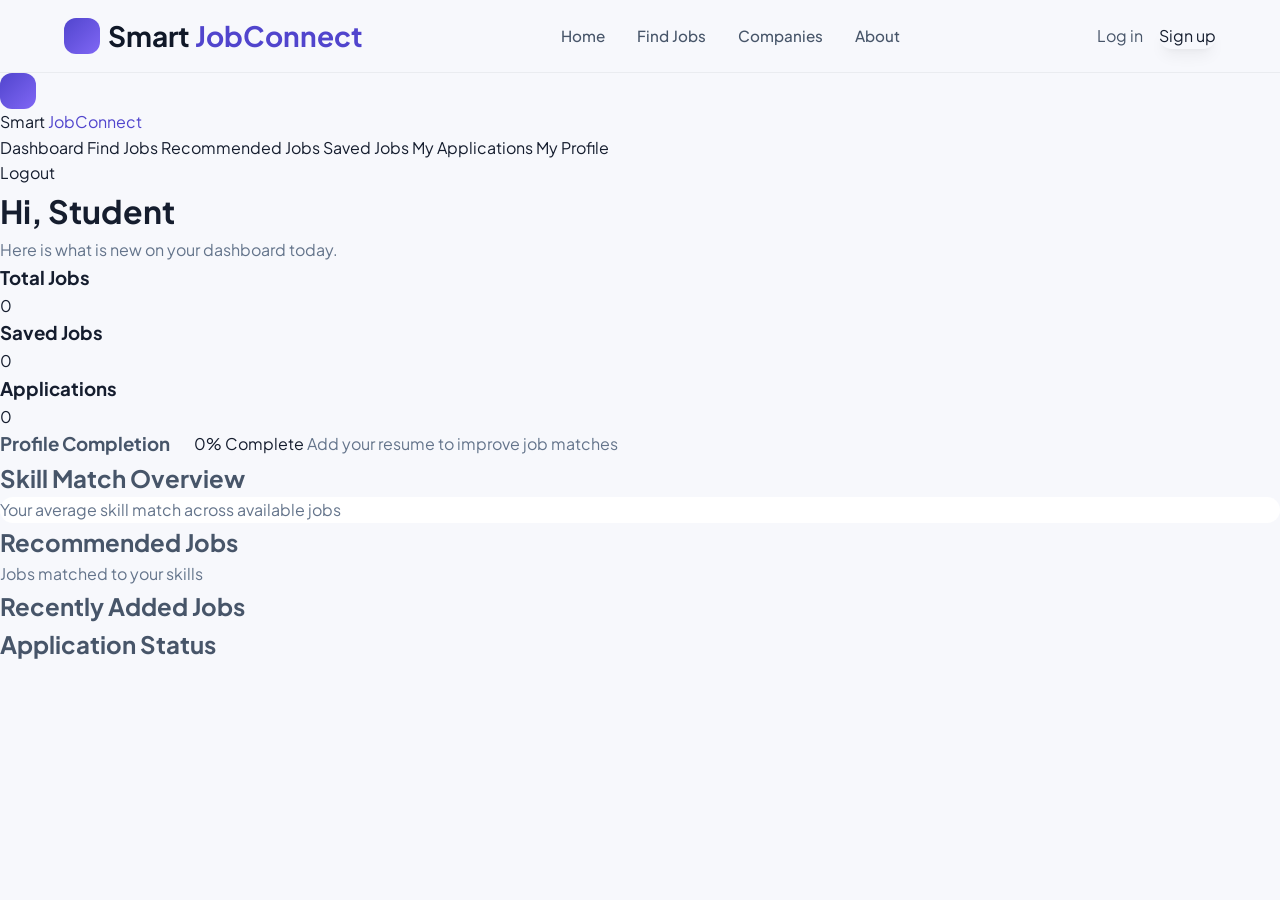
<file: student-dashboard.html>
<!DOCTYPE html>
<html lang="en">
<head>
  <meta charset="UTF-8" />
  <meta name="viewport" content="width=device-width, initial-scale=1.0" />
  <title>Student Dashboard | Smart JobConnect</title>
  <meta name="description" content="Smart JobConnect - Student dashboard." />
  <link rel="preconnect" href="https://fonts.googleapis.com" />
  <link rel="preconnect" href="https://fonts.gstatic.com" crossorigin />
  <link href="https://fonts.googleapis.com/css2?family=Plus+Jakarta+Sans:wght@400;500;600;700&family=Inter:wght@400;500;600;700&display=swap" rel="stylesheet" />
  <link rel="stylesheet" href="css/style.css" />
  <link rel="stylesheet" href="css/responsive.css" />
</head>
<body>

  <!-- Navbar -->
  <nav class="navbar" id="navbar">
    <div class="container">
      <a href="index.html" class="logo">
        <div class="logo-icon"><i class="fas fa-briefcase"></i></div>
        <span>Smart<span class="text-indigo-600"> JobConnect</span></span>
      </a>

      <div class="nav-links" id="nav-links"></div>

      <div class="auth-btns" id="auth-btns">
        <button onclick="handleLogout()" class="btn btn-outline text-slate-600 hover:text-indigo-600">Logout</button>
      </div>

      <button class="mobile-menu-btn" id="mobile-menu-btn" aria-label="Toggle menu">
        <span></span><span></span><span></span>
      </button>
    </div>
  </nav>

  <div class="mobile-menu" id="mobile-menu"></div>

  <!-- Sidebar -->
  <aside class="sidebar" id="sidebar">
    <div class="sidebar-brand">
      <div class="logo-icon"><i class="fas fa-briefcase"></i></div>
      <span>Smart<span class="text-indigo-600"> JobConnect</span></span>
    </div>
    <nav>
      <a href="student-dashboard.html" class="sidebar-item active" id="nav-dashboard">
        <i class="fas fa-chart-pie"></i> Dashboard
      </a>
      <a href="jobs.html" class="sidebar-item" id="nav-find-jobs">
        <i class="fas fa-search"></i> Find Jobs
      </a>
      <a href="student-dashboard.html#recommended" class="sidebar-item" id="nav-recommended">
        <i class="fas fa-magic"></i> Recommended Jobs
      </a>
      <a href="student-dashboard.html#saved" class="sidebar-item" id="nav-saved">
        <i class="fas fa-bookmark"></i> Saved Jobs
      </a>
      <a href="student-dashboard.html#applications" class="sidebar-item" id="nav-applications">
        <i class="fas fa-file-alt"></i> My Applications
      </a>
      <a href="profile.html" class="sidebar-item" id="nav-profile">
        <i class="fas fa-user"></i> My Profile
      </a>
    </nav>
    <div class="sidebar-logout" id="nav-logout">
      <i class="fas fa-sign-out-alt"></i> Logout
    </div>
  </aside>

  <!-- Main content -->
  <main class="dashboard-main">
    <header class="dashboard-header">
      <div>
        <h1 id="welcome-user" class="text-2xl font-bold text-navy-900">Hi, Student</h1>
        <p class="text-slate-500">Here is what is new on your dashboard today.</p>
      </div>
    </header>

    <!-- Stats -->
    <div class="stats-grid">
      <div class="stat-card">
        <div class="stat-header">
          <h3>Total Jobs</h3>
          <div class="stat-icon jobs"><i class="fas fa-briefcase text-indigo-400"></i></div>
        </div>
        <div class="stat-value" id="stat-total-jobs">0</div>
      </div>
      <div class="stat-card">
        <div class="stat-header">
          <h3>Saved Jobs</h3>
          <div class="stat-icon saved"><i class="fas fa-bookmark text-violet-400"></i></div>
        </div>
        <div class="stat-value" id="stat-saved-jobs">0</div>
      </div>
      <div class="stat-card">
        <div class="stat-header">
          <h3>Applications</h3>
          <div class="stat-icon applied"><i class="fas fa-paper-plane text-success-400"></i></div>
        </div>
        <div class="stat-value" id="stat-applied-jobs">0</div>
      </div>
    </div>

    <!-- Profile completion -->
    <div class="profile-completion">
      <h3 class="text-sm font-medium text-slate-600 mb-3">Profile Completion</h3>
      <div class="progress-track">
        <div class="progress-fill" id="profile-completion-bar"></div>
      </div>
      <div class="progress-text">
        <span id="profile-completion-text">0% Complete</span>
        <span class="text-slate-500">Add your resume to improve job matches</span>
      </div>
    </div>

    <!-- Average match -->
    <div class="dashboard-section">
      <h2 class="text-sm font-medium text-slate-600 mb-3 flex items-center gap-2"><i class="fas fa-percentage text-indigo-400"></i> Skill Match Overview</h2>
      <div class="bg-white rounded-2xl border border-border p-6">
        <p class="text-sm text-slate-500 mb-4">Your average skill match across available jobs</p>
        <div id="avg-match"></div>
      </div>
    </div>

    <!-- Recommended jobs -->
    <div class="dashboard-section" id="recommended">
      <h2 class="text-sm font-medium text-slate-600 mb-3 flex items-center gap-2"><i class="fas fa-magic text-violet-400"></i> Recommended Jobs</h2>
      <p class="text-sm text-slate-500 mb-4">Jobs matched to your skills</p>
      <div class="dashboard-jobs-grid" id="recommended-jobs">
        <!-- Populated by JS -->
      </div>
    </div>

    <!-- Recent jobs -->
    <div class="dashboard-section">
      <h2 class="text-sm font-medium text-slate-600 mb-3 flex items-center gap-2"><i class="fas fa-clock text-indigo-400"></i> Recently Added Jobs</h2>
      <div class="dashboard-jobs-grid" id="recent-jobs">
        <!-- Populated by JS -->
      </div>
    </div>

    <!-- Application status -->
    <div class="dashboard-section" id="applications">
      <h2 class="text-sm font-medium text-slate-600 mb-3 flex items-center gap-2"><i class="fas fa-file-alt text-indigo-400"></i> Application Status</h2>
      <div id="application-status">
        <!-- Populated by JS -->
      </div>
    </div>
  </main>

  <script type="module">
    import { updateNavbar } from './js/app.js';
    document.addEventListener('DOMContentLoaded', () => {
      updateNavbar();
      // Sidebar active state handled by page
      const logoutBtn = document.getElementById('nav-logout');
      if (logoutBtn) logoutBtn.addEventListener('click', () => { window.handleLogout(); });
      window.initStudentDashboard();
    });
  </script>

</body>
</html>
</file>
<file: css/style.css>
/* ==========================================================================
   Smart JobConnect - Premium SaaS Design System
   Design inspiration: Linear, Stripe, Vercel, Notion
   ========================================================================== */

/* -------- CSS Variables (Premium Design System) -------- */
:root {
  /* Primary brand colors - Deep Navy System */
  --navy-900: #101828;
  --navy-800: #151d2e;
  --navy-700: #1c2536;
  --navy-600: #253040;

  /* Secondary - Royal Indigo */
  --indigo-600: #5145cd;
  --indigo-500: #635bff;
  --indigo-400: #7c75ff;
  --indigo-300: #a3a0ff;

  /* Accent - Electric Violet */
  --violet-600: #8067f5;
  --violet-500: #9c88f1;
  --violet-400: #c2a8ff;

  /* Semantic colors */
  --success: #12b76a;
  --success-bg: #d1fcdb;
  --error: #ef4444;
  --error-bg: #fecaca;
  --warning: #f59e0b;
  --warning-bg: #fffbeb;

  /* Neutrals - Light mode */
  --slate-50: #f8fafc;
  --slate-100: #f1f5f9;
  --slate-200: #e2e8f0;
  --slate-300: #cbd5e1;
  --slate-400: #94a3b8;
  --slate-500: #64748b;
  --slate-600: #475569;
  --slate-700: #1e293b;
  --slate-800: #0f172a;
  --slate-900: #080f1a;

  /* Background & Cards */
  --background: #f7f8fc;
  --card: #ffffff;
  --card-hover: #fafcff;
  --border: #eaecf0;

  /* Gradients - subtle and premium */
  --grad-primary: linear-gradient(135deg, #5145cd 0%, #8067f5 100%);
  --grad-hero: linear-gradient(135deg, #101828 0%, #151d2e 50%, #5145cd 100%);
  --grad-card: linear-gradient(145deg, #ffffff 0%, #fafcff 100%);
  --grad-indigo-violet: linear-gradient(135deg, #5145cd 0%, #8067f5 100%);
  --grad-navy-indigo: linear-gradient(135deg, #101828 0%, #151d2e 100%);

  /* Spacing & radius */
  --radius-sm: 0.5rem;
  --radius-md: 0.75rem;
  --radius-lg: 1rem;
  --radius-xl: 1.25rem;
  --radius-2xl: 1.5rem;
  --radius-full: 9999px;

  --shadow-xs: 0 1px 2px 0 rgb(0 0 0 / 0.03);
  --shadow-sm: 0 1px 3px 0 rgb(0 0 0 / 0.05), 0 1px 2px -1px rgb(0 0 0 / 0.02);
  --shadow-md: 0 4px 6px -1px rgb(0 0 0 / 0.05), 0 2px 4px -2px rgb(0 0 0 / 0.03);
  --shadow-lg: 0 10px 15px -3px rgb(0 0 0 / 0.05), 0 4px 6px -4px rgb(0 0 0 / 0.05);
  --shadow-xl: 0 20px 25px -5px rgb(0 0 0 / 0.05), 0 8px 10px -6px rgb(0 0 0 / 0.05);
  --shadow-inner: inset 0 2px 4px 0 rgb(0 0 0 / 0.05);

  /* Transitions */
  --transition: all 0.2s cubic-bezier(0.4, 0, 0.2, 1);
  --transition-fast: all 0.15s cubic-bezier(0.4, 0, 0.2, 1);
  --transition-smooth: all 0.3s cubic-bezier(0.4, 0, 0.2, 1);
}

/* -------- Reset & Base -------- */
* {
  box-sizing: border-box;
  margin: 0;
  padding: 0;
}

html {
  scroll-behavior: smooth;
}

body {
  font-family: 'Plus Jakarta Sans', 'Inter', -apple-system, BlinkMacSystemFont, 'Segoe UI', Roboto,
    'Helvetica Neue', Arial, sans-serif;
  background-color: var(--background);
  color: var(--navy-800);
  line-height: 1.6;
  overflow-x: hidden;
  font-synthesis: none;
  text-rendering: optimizeLegibility;
  -webkit-font-smoothing: antialiased;
  -moz-osx-font-smoothing: grayscale;
}

a {
  text-decoration: none;
  color: inherit;
}

ul, ol {
  list-style: none;
}

img {
  max-width: 100%;
  height: auto;
  display: block;
}

button {
  font-family: inherit;
  border: none;
  background: none;
  cursor: pointer;
}

input, select, textarea {
  font-family: inherit;
}

*::selection {
  background: var(--grad-primary);
  color: #ffffff;
}

/* -------- Container & Layout -------- */
.container {
  max-width: 1200px;
  margin: 0 auto;
  padding: 0 24px;
}

.section {
  padding: 96px 0;
}

.section-header {
  text-align: center;
  margin-bottom: 48px;
}

.section-header h2 {
  font-size: 2.5rem;
  font-weight: 700;
  color: var(--navy-900);
  margin-bottom: 12px;
  letter-spacing: -0.02em;
}

.section-header p {
  color: var(--slate-500);
  font-size: 1.125rem;
  max-width: 600px;
  margin: 0 auto;
}

/* Gradient text utility */
.text-gradient {
  background: var(--grad-primary);
  -webkit-background-clip: text;
  -webkit-text-fill-color: transparent;
  background-clip: text;
}

/* -------- Buttons -------- */
.btn {
  display: inline-flex;
  align-items: center;
  justify-content: center;
  gap: 0.5rem;
  font-weight: 600;
  font-size: 0.95rem;
  border-radius: var(--radius-md);
  transition: var(--transition);
  border: 1px solid transparent;
  cursor: pointer;
  padding: 12px 24px;
}

.btn-primary {
  background: var(--grad-primary);
  color: #ffffff;
  box-shadow: 0 4px 14px 0 rgb(81, 69, 205 / 0.35);
}

.btn-primary:hover {
  transform: translateY(-1px);
  box-shadow: 0 8px 20px 0 rgb(81, 69, 205 / 0.45);
}

.btn-primary:active {
  transform: translateY(1px);
}

.btn-secondary {
  background: #ffffff;
  color: var(--navy-700);
  border-color: var(--border);
}

.btn-secondary:hover {
  background: var(--card-hover);
  border-color: var(--indigo-400);
}

.btn-outline {
  background: transparent;
  color: var(--indigo-600);
  border-color: var(--indigo-400);
}

.btn-outline:hover {
  background: var(--indigo-50);
  color: var(--navy-900);
}

.btn-sm {
  padding: 8px 16px;
  font-size: 0.875rem;
}

.btn-md {
  padding: 10px 20px;
}

.btn-lg {
  padding: 14px 28px;
  font-size: 1.1rem;
}

.btn-block {
  width: 100%;
}

/* -------- Navigation -------- */
.navbar {
  position: sticky;
  top: 0;
  z-index: 100;
  background: rgba(247, 248, 252, 0.95);
  backdrop-filter: blur(20px);
  border-bottom: 1px solid var(--border);
  transition: var(--transition-fast);
}

.navbar.scrolled {
  background: var(--card);
  box-shadow: var(--shadow-sm);
}

.navbar .container {
  display: flex;
  align-items: center;
  justify-content: space-between;
  height: 72px;
}

.logo {
  display: flex;
  align-items: center;
  gap: 8px;
  font-size: 1.75rem;
  font-weight: 700;
  color: var(--navy-900);
  font-family: 'Plus Jakarta Sans', 'Inter', sans-serif;
}

.logo-icon {
  width: 36px;
  height: 36px;
  background: var(--grad-primary);
  border-radius: var(--radius-md);
  display: flex;
  align-items: center;
  justify-content: center;
  color: #ffffff;
  font-size: 1.25rem;
  font-weight: 700;
}

.logo-text .font-indigo {
  color: var(--indigo-600);
}

.logo-text .font-violet {
  color: var(--violet-600);
}

.nav-links {
  display: flex;
  align-items: center;
  gap: 32px;
}

.nav-link {
  font-size: 0.95rem;
  font-weight: 500;
  color: var(--slate-600);
  transition: var(--transition);
  position: relative;
  padding: 8px 0;
}

.nav-link:hover {
  color: var(--indigo-600);
}

.nav-link.active {
  color: var(--indigo-600);
}

.nav-link.active::after {
  content: '';
  position: absolute;
  bottom: -4px;
  left: 0;
  width: 100%;
  height: 2px;
  background: var(--grad-primary);
  border-radius: 1px;
}

.auth-btns {
  display: flex;
  align-items: center;
  gap: 16px;
}

/* Mobile menu button */
.mobile-menu-btn {
  display: none;
  width: 44px;
  height: 44px;
  flex-direction: column;
  justify-content: center;
  gap: 8px;
  align-items: center;
  padding: 0;
}

.mobile-menu-btn span {
  display: block;
  width: 20px;
  height: 2px;
  background: var(--navy-700);
  border-radius: var(--radius-sm);
  transition: var(--transition);
  transform-origin: center;
}

.mobile-menu-btn.active span:nth-child(1) {
  transform: rotate(45deg) translate(5px, 5px);
}

.mobile-menu-btn.active span:nth-child(2) {
  opacity: 0;
}

.mobile-menu-btn.active span:nth-child(3) {
  transform: rotate(-45deg) translate(5px, -5px);
}

/* Mobile menu */
.mobile-menu {
  position: fixed;
  top: 72px;
  left: 0;
  right: 0;
  background: var(--card);
  border-bottom: 1px solid var(--border);
  box-shadow: var(--shadow-md);
  padding: 32px 24px;
  display: none;
  flex-direction: column;
  gap: 24px;
  z-index: 90;
  transform: translateX(-100%);
  transition: var(--transition-smooth);
}

.mobile-menu.open {
  transform: translateX(0);
}

.mobile-menu a {
  display: block;
  padding: 12px 0;
  color: var(--slate-600);
  font-weight: 500;
  font-size: 1rem;
  transition: var(--transition);
  border-bottom: 1px solid var(--slate-100);
  padding-bottom: 12px;
}

.mobile-menu a:hover {
  color: var(--indigo-600);
}

.mobile-menu a:last-child {
  border-bottom: none;
}

/* Hide desktop nav on mobile when mobile menu is used */
@media (max-width: 768px) {
  .nav-links,
  .auth-btns {
    display: none;
  }
  
  .mobile-menu-btn {
    display: flex;
  }
}

/* -------- Hero Section -------- */
.hero {
  position: relative;
  padding: 160px 0 100px;
  overflow: hidden;
}

.hero::before {
  content: '';
  position: absolute;
  top: 0;
  left: 0;
  width: 100%;
  height: 100%;
  background: var(--grad-hero);
  opacity: 0.08;
  z-index: 0;
}

.hero .container {
  position: relative;
  z-index: 2;
  display: grid;
  grid-template-columns: 1fr 1fr;
  gap: 80px;
  align-items: center;
}

.hero-content h1 {
  font-size: 4rem;
  font-weight: 800;
  line-height: 1.1;
  color: var(--navy-900);
  margin-bottom: 24px;
  letter-spacing: -0.03em;
  font-family: 'Plus Jakarta Sans', 'Inter', sans-serif;
}

.hero-content h1 .accent-violet {
  color: var(--violet-600);
}

.hero-content p {
  font-size: 1.25rem;
  color: var(--slate-500);
  margin-bottom: 32px;
  line-height: 1.7;
}

.hero-content p .font-indigo {
  color: var(--indigo-600);
}

.hero-visual {
  position: relative;
  height: 560px;
  display: flex;
  align-items: center;
  justify-content: center;
}

/* Dashboard preview visual */
.dashboard-preview {
  background: var(--card);
  border-radius: var(--radius-2xl);
  padding: 40px 32px;
  max-width: 420px;
  width: 100%;
  box-shadow: var(--shadow-xl);
  border: 1px solid var(--border);
}

.dashboard-preview .header {
  display: flex;
  justify-content: space-between;
  align-items: center;
  margin-bottom: 24px;
}

.dashboard-preview .header h3 {
  font-size: 1.25rem;
  font-weight: 600;
  color: var(--navy-700);
}

.dashboard-preview .header span {
  font-size: 0.8rem;
  color: var(--slate-400);
  text-transform: uppercase;
  letter-spacing: 0.1em;
}

.dashboard-preview .stats {
  display: grid;
  grid-template-columns: repeat(3, 1fr);
  gap: 16px;
  margin-bottom: 24px;
}

.dashboard-preview .stat {
  text-align: center;
}

.dashboard-preview .stat-value {
  font-size: 1.5rem;
  font-weight: 700;
  color: var(--indigo-600);
  margin-bottom: 4px;
}

.dashboard-preview .stat-label {
  font-size: 0.75rem;
  color: var(--slate-400);
  text-transform: uppercase;
  letter-spacing: 0.05em;
}

.dashboard-preview .search-bar {
  background: var(--slate-50);
  border-radius: var(--radius-lg);
  padding: 20px 24px;
  margin-top: 24px;
}

.dashboard-preview .search-bar input {
  width: 100%;
  padding: 12px 16px;
  border: 1px solid var(--border);
  border-radius: var(--radius-md);
  font-size: 0.95rem;
  color: var(--navy-700);
  background: var(--background);
  transition: var(--transition);
}

.dashboard-preview .search-bar input:focus {
  outline: none;
  border-color: var(--indigo-400);
  box-shadow: 0 0 0 3px rgba(81, 69, 205, 0.15);
}

/* Glow effect */
.glow-accent {
  position: absolute;
  width: 400px;
  height: 400px;
  border-radius: 50%;
  background: radial-gradient(circle, rgba(81, 69, 205, 0.15) 0%, transparent 70%);
  top: 50%;
  left: 50%;
  transform: translate(-50%, -50%);
  pointer-events: none;
  z-index: 0;
}

/* -------- Categories -------- */
.categories {
  background: var(--slate-50);
}

.category-grid {
  display: grid;
  grid-template-columns: repeat(auto-fit, minmax(220px, 1fr));
  gap: 20px;
}

.category-card {
  background: var(--card);
  border: 1px solid var(--border);
  border-radius: var(--radius-xl);
  padding: 32px 24px;
  text-align: center;
  transition: var(--transition-smooth);
  cursor: pointer;
  position: relative;
  overflow: hidden;
}

.category-card::before {
  content: '';
  position: absolute;
  top: 0;
  left: 0;
  right: 0;
  height: 3px;
  background: var(--grad-primary);
  opacity: 0;
  transition: var(--transition);
}

.category-card:hover {
  transform: translateY(-4px);
  box-shadow: var(--shadow-lg);
  border-color: var(--indigo-400);
}

.category-card:hover::before {
  opacity: 1;
}

.category-card .icon {
  width: 48px;
  height: 48px;
  background: var(--slate-100);
  border-radius: var(--radius-lg);
  display: flex;
  align-items: center;
  justify-content: center;
  margin: 0 auto 16px;
  font-size: 1.25rem;
  color: var(--indigo-600);
  transition: var(--transition);
}

.category-card:hover .icon {
  background: var(--grad-primary);
  color: #ffffff;
}

.category-card h3 {
  font-size: 1.1rem;
  font-weight: 600;
  color: var(--navy-700);
  margin-bottom: 6px;
}

.category-card p {
  font-size: 0.875rem;
  color: var(--slate-500);
}

/* -------- Featured Jobs -------- */
.featured-grid {
  display: grid;
  grid-template-columns: repeat(auto-fill, minmax(340px, 1fr));
  gap: 24px;
}

/* Job card */
.job-card {
  background: var(--card);
  border: 1px solid var(--border);
  border-radius: var(--radius-2xl);
  overflow: hidden;
  transition: var(--transition-smooth);
  cursor: pointer;
}

.job-card:hover {
  transform: translateY(-4px);
  box-shadow: var(--shadow-lg);
  border-color: var(--indigo-400);
}

.job-card-image {
  height: 180px;
  background: var(--slate-50);
  position: relative;
  overflow: hidden;
}

.job-card-image img {
  width: 100%;
  height: 100%;
  object-fit: cover;
  transition: var(--transition-fast);
}

.job-card:hover .job-card-image img {
  transform: scale(1.05);
}

.job-card-content {
  padding: 24px;
}

.job-card-content .job-meta {
  display: flex;
  align-items: center;
  gap: 12px;
  margin-bottom: 16px;
  padding-bottom: 16px;
  border-bottom: 1px solid var(--slate-100);
}

.job-card-content .job-meta .job-type {
  font-size: 0.75rem;
  text-transform: uppercase;
  letter-spacing: 0.05em;
  color: var(--slate-400);
  padding: 4px 8px;
  background: var(--indigo-50);
  border-radius: var(--radius-full);
  font-weight: 500;
}

.job-card-content .job-meta .job-type.full-time {
  background: rgba(16, 24, 40, 0.1);
  color: var(--navy-700);
}

.job-card-content .job-meta .job-type.internship {
  background: rgba(16, 24, 40, 0.1);
  color: var(--navy-700);
}

.job-card-content .job-meta .job-type.part-time {
  background: rgba(16, 24, 40, 0.1);
  color: var(--navy-700);
}

.job-card-content .job-title {
  font-size: 1.25rem;
  font-weight: 600;
  color: var(--navy-700);
  margin-bottom: 8px;
}

.job-card-content .job-company {
  font-size: 0.9rem;
  color: var(--slate-500);
  margin-bottom: 12px;
  display: block;
}

.job-card-content .job-location {
  display: flex;
  align-items: center;
  gap: 6px;
  font-size: 0.875rem;
  color: var(--slate-500);
  margin-bottom: 16px;
}

.job-card-content .job-location .icon {
  font-size: 0.8rem;
}

.job-card-content .job-skills {
  display: flex;
  flex-wrap: wrap;
  gap: 6px;
  margin-bottom: 16px;
}

.job-card-content .job-skill {
  font-size: 0.7rem;
  text-transform: uppercase;
  letter-spacing: 0.05em;
  color: var(--indigo-400);
  padding: 4px 8px;
  background: var(--indigo-50);
  border-radius: var(--radius-full);
}

.job-card-content .job-salary {
  display: flex;
  justify-content: space-between;
  align-items: center;
  margin-top: 16px;
  padding-top: 16px;
  border-top: 1px solid var(--slate-100);
}

.job-card-content .job-salary .salary-amount {
  font-size: 1.1rem;
  font-weight: 600;
  color: var(--navy-700);
}

.job-card-content .job-salary .salary-period {
  font-size: 0.75rem;
  color: var(--slate-400);
  text-transform: uppercase;
  letter-spacing: 0.05em;
}

.job-card-content .job-actions {
  display: flex;
  gap: 8px;
  margin-top: 12px;
}

.job-card-content .job-action {
  flex: 1;
  padding: 8px 0;
  text-align: center;
  font-size: 0.75rem;
  font-weight: 500;
  border-radius: var(--radius-md);
  transition: var(--transition);
}

.job-card-content .job-action.save {
  background: var(--indigo-50);
  color: var(--indigo-600);
  border: 1px solid var(--indigo-200);
}

.job-card-content .job-action.save:hover {
  background: var(--indigo-400);
  color: #ffffff;
}

.job-card-content .job-action.apply {
  background: var(--grad-primary);
  color: #ffffff;
}

.job-card-content .job-action.apply:hover {
  background: #6b5bff;
  color: #ffffff;
}

.job-card-content .job-action.details {
  background: transparent;
  color: var(--slate-500);
  border: 1px solid var(--slate-100);
}

.job-card-content .job-action.details:hover {
  background: var(--slate-50);
  color: var(--navy-700);
}

/* Demo badge */
.demos-badge {
  position: absolute;
  top: 12px;
  right: 12px;
  background: var(--warning-bg);
  color: var(--warning);
  padding: 4px 8px;
  border-radius: var(--radius-full);
  font-size: 0.65rem;
  text-transform: uppercase;
  letter-spacing: 0.05em;
  font-weight: 600;
}

/* -------- Companies -------- */
.companies-grid {
  display: grid;
  grid-template-columns: repeat(auto-fill, minmax(200px, 1fr));
  gap: 24px;
}

.company-card {
  background: var(--card);
  border: 1px solid var(--border);
  border-radius: var(--radius-xl);
  padding: 24px 20px;
  text-align: center;
  transition: var(--transition-smooth);
  cursor: pointer;
}

.company-card:hover {
  transform: translateY(-4px);
  box-shadow: var(--shadow-lg);
  border-color: var(--indigo-400);
}

.company-card .company-logo {
  width: 56px;
  height: 56px;
  margin: 0 auto 16px;
  border-radius: var(--radius-lg);
  object-fit: cover;
  background: var(--slate-100);
  border: 2px solid var(--background);
}

.company-card h3 {
  font-size: 1rem;
  font-weight: 600;
  color: var(--navy-700);
  margin-bottom: 4px;
}

.company-card p {
  font-size: 0.75rem;
  color: var(--slate-400);
  text-transform: uppercase;
  letter-spacing: 0.05em;
}

/* -------- How It Works -------- */
.steps-grid {
  display: grid;
  grid-template-columns: repeat(auto-fit, minmax(240px, 1fr));
  gap: 32px;
}

.step {
  text-align: center;
  padding: 32px 20px;
}

.step-number {
  width: 48px;
  height: 48px;
  background: var(--indigo-50);
  color: var(--indigo-600);
  border-radius: 50%;
  display: flex;
  align-items: center;
  justify-content: center;
  font-size: 1.25rem;
  font-weight: 700;
  margin: 0 auto 20px;
  border: 1px solid var(--border);
}

.step-number .number {
  display: block;
  font-size: 1.5rem;
}

.step-number .step-label {
  font-size: 0.75rem;
  color: var(--slate-400);
  text-transform: uppercase;
  letter-spacing: 0.05em;
  margin-top: 4px;
}

.step h3 {
  font-size: 1.1rem;
  font-weight: 600;
  color: var(--navy-700);
  margin-bottom: 8px;
}

.step p {
  color: var(--slate-500);
  font-size: 0.875rem;
}

/* -------- Why Choose Us -------- */
.features-grid {
  display: grid;
  grid-template-columns: repeat(auto-fit, minmax(280px, 1fr));
  gap: 24px;
}

.feature-card {
  background: var(--card);
  border: 1px solid var(--border);
  border-radius: var(--radius-xl);
  padding: 32px 28px;
  transition: var(--transition-smooth);
  cursor: pointer;
}

.feature-card:hover {
  transform: translateY(-4px);
  box-shadow: var(--shadow-lg);
  border-color: var(--indigo-400);
}

.feature-card .feature-icon {
  width: 40px;
  height: 40px;
  background: var(--indigo-50);
  border-radius: var(--radius-md);
  display: flex;
  align-items: center;
  justify-content: center;
  margin-bottom: 20px;
  font-size: 1.25rem;
  color: var(--indigo-600);
}

.feature-card:hover .feature-icon {
  background: var(--grad-primary);
  color: #ffffff;
}

.feature-card h3 {
  font-size: 1.1rem;
  font-weight: 600;
  color: var(--navy-700);
  margin-bottom: 10px;
}

.feature-card p {
  color: var(--slate-500);
  font-size: 0.875rem;
  line-height: 1.6;
}

/* -------- Testimonials -------- */
.testimonials {
  background: var(--slate-50);
}

.testimonial-grid {
  display: grid;
  grid-template-columns: repeat(auto-fit, minmax(280px, 1fr));
  gap: 24px;
}

.testimonial-card {
  background: var(--card);
  border: 1px solid var(--border);
  border-radius: var(--radius-xl);
  padding: 32px 28px;
  transition: var(--transition-smooth);
}

.testimonial-card:hover {
  box-shadow: var(--shadow-lg);
  border-color: var(--indigo-400);
}

.testimonial-card .stars {
  color: var(--warning);
  margin-bottom: 16px;
  font-size: 1rem;
}

.testimonial-card p {
  color: var(--slate-500);
  font-size: 0.95rem;
  line-height: 1.7;
  margin-bottom: 20px;
}

.testimonial-card .author {
  display: flex;
  align-items: center;
  gap: 12px;
}

.testimonial-card .author-avatar {
  width: 40px;
  height: 40px;
  border-radius: var(--radius-full);
  object-fit: cover;
  background: var(--slate-100);
}

.testimonial-card .author-info h4 {
  font-size: 0.95rem;
  font-weight: 600;
  color: var(--navy-700);
}

.testimonial-card .author-info span {
  font-size: 0.85rem;
  color: var(--slate-400);
}

.testimonial-card .demo-badge {
  font-size: 0.75rem;
  text-transform: uppercase;
  letter-spacing: 0.05em;
  font-weight: 600;
  color: var(--slate-400);
  margin-top: 4px;
  display: block;
  background: var(--indigo-50);
  color: var(--indigo-600);
  padding: 4px 8px;
  border-radius: var(--radius-full);
  font-size: 0.65rem;
}

/* -------- CTA Section -------- */
.cta {
  background: var(--grad-hero);
  color: #ffffff;
  text-align: center;
  padding: 96px 0;
  position: relative;
  overflow: hidden;
}

.cta::after {
  content: '';
  position: absolute;
  top: 0;
  left: 0;
  right: 0;
  bottom: 0;
  background: radial-gradient(circle at 20% 80%, rgba(81, 69, 205, 0.1) 0%, transparent 50%);
}

.cta .container {
  position: relative;
  z-index: 2;
}

.cta h2 {
  font-size: 3rem;
  font-weight: 700;
  color: #ffffff;
  margin-bottom: 24px;
  letter-spacing: -0.03em;
}

.cta p {
  color: rgba(255, 255, 255, 0.8);
  font-size: 1.25rem;
  margin-bottom: 40px;
  max-width: 600px;
  margin-left: auto;
  margin-right: auto;
}

.cta .btn-primary {
  box-shadow: 0 4px 14px 0 rgb(81, 69, 205 / 0.4);
}

/* -------- Footer -------- */
footer {
  background: var(--navy-900);
  color: var(--slate-300);
  padding: 80px 0 32px;
}

footer .container {
  max-width: 1200px;
  margin: 0 auto;
  padding: 0 24px;
}

.footer-grid {
  display: grid;
  grid-template-columns: 280px repeat(3, 1fr);
  gap: 48px;
  margin-bottom: 64px;
}

.footer-brand .logo {
  margin-bottom: 20px;
}

.footer-brand p {
  font-size: 0.95rem;
  line-height: 1.7;
  color: var(--slate-400);
  margin-bottom: 24px;
}

.footer-brand .socials {
  display: flex;
  gap: 12px;
  margin-top: 20px;
}

.footer-brand .socials a {
  width: 40px;
  height: 40px;
  background: rgba(255, 255, 255, 0.1);
  border-radius: var(--radius-full);
  display: flex;
  align-items: center;
  justify-content: center;
  color: var(--slate-400);
  font-size: 1rem;
  transition: var(--transition);
}

.footer-brand .socials a:hover {
  background: var(--indigo-50);
  color: var(--indigo-600);
  transform: translateY(-2px);
}

.footer-title {
  font-size: 1rem;
  font-weight: 600;
  color: var(--slate-100);
  margin-bottom: 24px;
  position: relative;
}

.footer-title::after {
  content: '';
  position: absolute;
  left: 0;
  bottom: -8px;
  width: 24px;
  height: 1px;
  background: var(--border);
}

.footer-links li {
  margin-bottom: 12px;
}

.footer-links a {
  font-size: 0.9rem;
  color: var(--slate-400);
  transition: var(--transition);
}

.footer-links a:hover {
  color: var(--indigo-400);
  padding-left: 4px;
}

.footer-bottom {
  border-top: 1px solid var(--slate-800);
  padding-top: 32px;
  display: flex;
  justify-content: space-between;
  align-items: center;
  font-size: 0.8rem;
  color: var(--slate-500);
}

/* -------- Utilities -------- */
.sr-only {
  position: absolute;
  width: 1px;
  height: 1px;
  padding: 0;
  margin: -1px;
  overflow: hidden;
  clip: rect(0, 0, 0, 0);
  border: 0;
}

.hidden {
  display: none !important;
}

.animate-slide-in {
  animation: slideIn 0.3s ease-out forwards;
}

@keyframes slideIn {
  from {
    opacity: 0;
    transform: translateY(20px);
  }
  to {
    opacity: 1;
    transform: translateY(0);
  }
}

.fade-in {
  animation: fadeIn 0.4s ease-out forwards;
}

@keyframes fadeIn {
  from { opacity: 0; }
  to { opacity: 1; }
}

.scale-in {
  animation: scaleIn 0.3s ease-out forwards;
}

@keyframes scaleIn {
  from { opacity: 0; transform: scale(0.95); }
  to { opacity: 1; transform: scale(1); }
}

.delay-1 { animation-delay: 0.1s; }
.delay-2 { animation-delay: 0.2s; }
.delay-3 { animation-delay: 0.3s; }
.delay-4 { animation-delay: 0.4s; }
.delay-5 { animation-delay: 0.5s; }

/* Text color utilities */
.text-indigo-600 { color: var(--indigo-600); }
.text-violet-600 { color: var(--violet-600); }
.text-navy-700 { color: var(--navy-700); }
.text-navy-800 { color: var(--navy-800); }
.text-slate-400 { color: var(--slate-400); }
.text-slate-500 { color: var(--slate-500); }
.text-slate-600 { color: var(--slate-600); }
.text-slate-700 { color: var(--slate-700); }
.text-slate-800 { color: var(--slate-800); }
.text-slate-900 { color: var(--slate-900); }

/* Background color utilities */
.bg-indigo-50 { background-color: #e8eaff; }
.bg-indigo-100 { background-color: #d6e8ff; }
.bg-indigo-600 { background-color: #5145cd; }
.bg-indigo-50 { background-color: #e8eaff; }
.bg-indigo-500 { background-color: #635bff; }

.bg-violet-50 { background-color: #f3f0ff; }
.bg-violet-100 { background-color: #e4d6ff; }
.bg-violet-600 { background-color: #8067f5; }

.bg-success-50 { background-color: #d1fcdb; }
.bg-success { background-color: #12b76a; }

.bg-white { background-color: #ffffff; }

/* Border utilities */
.border-indigo-200 { border-color: #e8eaff; }
.border-indigo-400 { border-color: #7c75ff; }
.border-indigo-50 { border-color: #e8eaff; }
.border-violet-100 { border-color: #e4d6ff; }
.border { border-color: var(--border); }

/* Shadow utilities */
.shadow-none { box-shadow: none; }
.shadow-sm { box-shadow: var(--shadow-xs); }
.shadow-md { box-shadow: var(--shadow-sm); }
.shadow-lg { box-shadow: var(--shadow-md); }
.shadow-xl { box-shadow: var(--shadow-lg); }
.shadow-2xl { box-shadow: var(--shadow-xl); }

/* Radius utilities */
.rounded-sm { border-radius: var(--radius-sm); }
.rounded-md { border-radius: var(--radius-md); }
.rounded-lg { border-radius: var(--radius-lg); }
.rounded-xl { border-radius: var(--radius-xl); }
.rounded-2xl { border-radius: var(--radius-2xl); }
.rounded-full { border-radius: var(--radius-full); }

/* Flex utilities */
.flex { display: flex; }
.inline-flex { display: inline-flex; }
.grid { display: grid; }
.inline-grid { display: inline-grid; }
.block { display: block; }
.table { display: table; }
.table-cell { display: table-cell; }

.pos-relative { position: relative; }
.pos-absolute { position: absolute; }
.pos-fixed { position: fixed; }
.pos-sticky { position: sticky; }

.top-0 { top: 0; }
.right-0 { right: 0; }
.bottom-0 { bottom: 0; }
.left-0 { left: 0; }

.z-10 { z-index: 10; }
.z-20 { z-index: 20; }
.z-30 { z-index: 30; }
.z-40 { z-index: 40; }
.z-50 { z-index: 50; }
.z-100 { z-index: 100; }

/* Overflow */
.overflow-hidden { overflow: hidden; }
.overflow-x-hidden { overflow-x: hidden; }

/* Clearfix */
.clearfix::after {
  content: '';
  clear: both;
  display: table;
}

/* -------- Forms -------- */
.form-group {
  margin-bottom: 20px;
}

.form-group label {
  display: block;
  font-size: 0.875rem;
  font-weight: 500;
  color: var(--slate-600);
  margin-bottom: 8px;
}

.form-control {
  width: 100%;
  padding: 14px 16px;
  border: 1px solid var(--border);
  border-radius: var(--radius-lg);
  font-size: 0.95rem;
  color: var(--navy-700);
  background: var(--card);
  transition: var(--transition);
  width: 100%;
}

.form-control:focus {
  outline: none;
  border-color: var(--indigo-400);
  box-shadow: 0 0 0 3px rgba(81, 69, 205, 0.1);
}

.form-control::placeholder {
  color: var(--slate-400);
}

/* Select stylization */
.select-control {
  appearance: none;
  background-image: url("data:image/svg+xml,%3Csvg xmlns='http://www.w3.org/2000/svg' width='16' height='16' viewBox='0 0 24 24' fill='none' stroke='%2364748b' stroke-width='2'%3E%3Cpath d='M6 9l6 6 6-6'/%3E%3C/svg%3E");
  background-repeat: no-repeat;
  background-position: right 12px center;
  padding-right: 40px;
}

/* -------- Modals -------- */
.modal-overlay {
  position: fixed;
  top: 0;
  left: 0;
  right: 0;
  bottom: 0;
  background: rgba(0, 0, 0, 0.5);
  backdrop-filter: blur(4px);
  z-index: 100;
  display: flex;
  align-items: center;
  justify-content: center;
  padding: 24px;
  opacity: 0;
  visibility: hidden;
  transition: var(--transition);
}

.modal-overlay.open {
  opacity: 1;
  visibility: visible;
}

.modal-content {
  background: var(--card);
  border: 1px solid var(--border);
  border-radius: var(--radius-2xl);
  width: 90%;
  max-width: 500px;
  transform: scale(0.9) translateY(20px);
  transition: var(--transition-smooth);
  position: relative;
}

.modal-overlay.open .modal-content {
  transform: scale(1) translateY(0);
}

.modal-close {
  position: absolute;
  top: 20px;
  right: 24px;
  width: 40px;
  height: 40px;
  background: var(--slate-100);
  border-radius: var(--radius-full);
  display: flex;
  align-items: center;
  justify-content: center;
  color: var(--slate-500);
  font-size: 1.25rem;
  cursor: pointer;
  transition: var(--transition);
}

.modal-close:hover {
  background: var(--indigo-100);
  color: var(--indigo-600);
}

/* -------- Loading skeleton -------- */
.skeleton {
  background: var(--slate-100);
  border-radius: var(--radius-md);
  animation: skeletonLoading 1.5s infinite ease-in-out forwards;
}

@keyframes skeletonLoading {
  0% { background-color: var(--slate-100); }
  50% { background-color: var(--slate-200); }
  100% { background-color: var(--slate-100); }
}

.skeleton-text {
  height: 1rem;
  border-radius: var(--radius-sm);
  width: 70%;
  margin: 0.5rem 0;
}

.skeleton-image {
  width: 100%;
  aspect-ratio: 16/9;
  border-radius: var(--radius-md);
}

/* -------- Toast notifications -------- */
.toast-container {
  position: fixed;
  top: 24px;
  right: 24px;
  z-index: 1000;
  display: flex;
  flex-direction: column;
  gap: 12px;
}

/* -------- Job search hero -------- */
.hero-search {
  background: var(--card);
  border-radius: var(--radius-2xl);
  padding: 32px;
  margin-top: 40px;
  border: 1px solid var(--border);
}

.hero-search .form-control {
  border-radius: var(--radius-lg);
  border: 1px solid var(--border);
}

.hero-search .form-control:focus {
  border-color: var(--indigo-400);
  box-shadow: 0 0 0 3px rgba(81, 69, 205, 0.15);
}

/* -------- Match percentage visualization -------- */
.match-display {
  display: flex;
  align-items: center;
  gap: 12px;
  margin: 16px 0;
}

.match-percent {
  font-size: 2.5rem;
  font-weight: 800;
  color: var(--navy-900);
}

.match-percent .percent {
  font-size: 1rem;
  font-weight: 400;
  color: var(--slate-400);
  font-weight: 500;
}

.match-bar {
  width: 200px;
  height: 8px;
  background: var(--slate-100);
  border-radius: var(--radius-full);
  overflow: hidden;
  margin-top: 4px;
}

.match-bar-fill {
  height: 100%;
  border-radius: var(--radius-full);
  transition: width 1s cubic-bezier(0.4, 0, 0.2, 1);
}

.match-bar-fill.excellent {
  background: linear-gradient(90deg, var(--success), #60e590);
}

.match-bar-fill.good {
  background: linear-gradient(90deg, #3b82f6, #60a5fa);
}

.match-bar-match.fair {
  background: linear-gradient(90deg, #f59e0b, #fbbf24);
}

.match-bar-fill.low {
  background: linear-gradient(90deg, #ef4444, f87171);
}

.match-skills, .match-missing {
  display: grid;
  grid-template-columns: repeat(2, 1fr);
  gap: 8px;
}

.match-skill, .match-missing-skill {
  font-size: 0.75rem;
  padding: 6px 10px;
  border-radius: var(--radius-full);
  font-weight: 500;
}

.match-skill { background: var(--indigo-100); color: var(--indigo-600); }
.match-missing-skill { background: var(--rose-100); color: var(--rose-600); }

/* -------- Profile completion -------- */
.profile-completion {
  display: flex;
  align-items: center;
  gap: 12px;
}

.profile-completion-bar {
  width: 100%;
  height: 8px;
  background: var(--slate-100);
  border-radius: var(--radius-full);
  overflow: hidden;
}

.profile-completion-bar-fill {
  height: 100%;
  border-radius: var(--radius-full);
  background: var(--grad-primary);
  width: 0%;
  transition: width 1s ease;
}

/* -------- Recent activity -------- */
.activity-item {
  display: flex;
  align-items: center;
  gap: 12px;
  padding: 12px 0;
  border-bottom: 1px solid var(--slate-100);
}

.activity-item:last-child {
  border-bottom: none;
}

.activity-dot {
  width: 6px;
  height: 6px;
  border-radius: var(--radius-full);
  background: var(--indigo-50);
  flex-shrink: 0;
}

.activity-dot.active {
  background: var(--success);
}

/* -------- Application status -------- */
.status-pill {
  display: inline-flex;
  align-items: center;
  gap: 4px;
  padding: 4px 8px;
  border-radius: var(--radius-full);
  font-size: 0.7rem;
  font-weight: 500;
  text-transform: uppercase;
  letter-spacing: 0.05em;
}

.status-pill.pending { background: var(--indigo-50); color: var(--indigo-600); }
.status-pill.shortlisted { background: var(--success-bg); color: var(--success); }
.status-pill.rejected { background: var(--rose-50); color: var(--rose-600); }

/* -------- Empty state -------- */
.empty-state {
  text-align: center;
  padding: 80px 24px;
}

.empty-state-icon {
  width: 64px;
  height: 64px;
  margin: 0 auto 24px;
  opacity: 0.5;
}

.empty-state h3 {
  font-size: 1.25rem;
  color: var(--navy-700);
  margin-bottom: 8px;
}

.empty-state p {
  color: var(--slate-500);
  font-size: 0.95rem;
}

/* -------- Focus rings -------- */
.focus-ring:focus-visible {
  outline: 2px solid var(--grad-primary);
  outline-offset: 2px;
}

/* Amber utilities (used by demo badge and save states) */
.bg-amber-50 { background-color: #fffbeb; }
.bg-amber-100 { background-color: #fef3c7; }
.text-amber-600 { color: #f59e0b; }
.text-amber-700 { color: #b45309; }
.border-amber-200 { border-color: #fcd34d; }

/* Rose utilities (used by saved state and error) */
.bg-rose-50 { background-color: #fffbfc; }
.bg-rose-100 { background-color: #fff1f2; }
.text-rose-500 { color: #f43f5e; }
.text-rose-600 { color: #e879f9; }
.text-rose-700 { color: #be123c; }
.border-rose-100 { border-color: #fecaca; }
.border-rose-200 { border-color: #f472b6; }

/* Purple utilities */
.bg-purple-50 { background-color: #faf5ff; }
.bg-purple-100 { background-color: #e9d8fd; }
.text-purple-500 { color: #a855f7; }
.text-purple-600 { color: #8b5cf6; }
.border-purple-100 { border-color: #e9d8fd; }

/* Green utilities */
.bg-green-50 { background-color: #d1fae5; }
.bg-green-100 { background-color: #a3e635; }
.text-green-500 { color: #22c55e; }
.text-green-600 { color: #10b981; }
.border-green-100 { border-color: #d1fae5; }

/* Success utilities */
.bg-success { background-color: #12b76a; }
.text-success { color: #12b76a; }
.bg-success-50 { background-color: #d1fcdb; }

/* Height utilities */
.h-48 { height: 12rem; }
.h-64 { height: 16rem; }
.h-full { height: 100%; }
.h-screen { height: 100vh; }

/* Background gradient utilities */
.bg-gradient-to-br { background: var(--grad-primary); }
.bg-gradient-to-br.from-indigo-50 { background: var(--indigo-50); }
.bg-gradient-to-br.to-purple-50 { background: #faf5ff; }

/* Group hover utilities */
.group-hover\:scale-105:hover {
  transform: scale(1.05);
  transition: transform var(--transition-fast);
}

/* Shadow and border utilities for job cards */
.shadow-sm { box-shadow: var(--shadow-sm); }
.shadow-lg { box-shadow: var(--shadow-lg); }

/* Reduced motion */
@media (prefers-reduced-motion: reduce) {
  *,
  *::before,
  *::after {
    animation-duration: 0.01ms !important;
    animation-iteration-count: 1 !important;
    transition-duration: 0.01ms !important;
  }
}
</file>
<file: css/responsive.css>
/* ==========================================================================
   Smart JobConnect - Responsive Design System
   ========================================================================== */

/* Tablet */
@media (max-width: 1024px) {
  .hero .container {
    grid-template-columns: 1fr;
    gap: 48px;
    text-align: center;
  }

  .hero-content h1 {
    font-size: 3rem;
  }

  .hero-visual {
    order: -1;
    height: 400px;
  }

  .dashboard-preview {
    margin: 0 auto;
  }

  .job-search {
    grid-template-columns: 1fr;
    max-width: 480px;
    margin: 0 auto 32px;
  }

  .footer-grid {
    grid-template-columns: repeat(2, 1fr);
    gap: 32px;
  }

  .dashboard-layout {
    grid-template-columns: 1fr;
  }

  .sidebar {
    position: fixed;
    left: 0;
    top: 0;
    bottom: 0;
    width: 260px;
    transform: translateX(-100%);
    z-index: 60;
  }

  .sidebar.open {
    transform: translateX(0);
  }

  .dashboard-main {
    margin-left: 0;
    padding: 24px 24px 0;
  }

  .dashboard-header {
    flex-direction: column;
    align-items: flex-start;
    gap: 16px;
  }

  .stats-grid {
    grid-template-columns: repeat(2, 1fr);
  }

  .post-job-form {
    grid-template-columns: 1fr;
  }
}

/* Mobile */
@media (max-width: 768px) {
  .mobile-menu-btn {
    display: flex;
  }

  .nav-links,
  .auth-btns {
    display: none;
  }

  .hero {
    padding: 120px 0 60px;
  }

  .hero-content h1 {
    font-size: 2.25rem;
  }

  .hero-content p {
    font-size: 1rem;
  }

  .floating-card {
    display: none;
  }

  .section {
    padding: 64px 0;
  }

  .section-header h2 {
    font-size: 1.75rem;
  }

  .featured-grid {
    grid-template-columns: 1fr;
  }

  .companies-grid {
    grid-template-columns: repeat(2, 1fr);
  }

  .cta h2 {
    font-size: 1.75rem;
  }

  .footer-grid {
    grid-template-columns: 1fr;
    gap: 32px;
  }

  .footer-bottom {
    flex-direction: column;
    gap: 12px;
    text-align: center;
  }

  .stats-grid {
    grid-template-columns: 1fr;
  }

  .dashboard-jobs-grid {
    grid-template-columns: 1fr;
  }

  /* Sidebar on mobile */
  .sidebar {
    width: 280px;
  }

  .sidebar.open {
    transform: translateX(0);
  }

  /* Hide desktop nav on mobile, use mobile menu */
  .navbar .container {
    height: 64px;
  }

  /* Mobile auth buttons */
  .auth-btns.mobile-visible {
    display: flex;
    position: fixed;
    right: 0;
    top: 64px;
    background: var(--card);
    border-left: 1px var(--border);
    border-bottom: 1px var(--border);
    z-index: 55;
    padding: 16px;
  }
}

/* Small mobile */
@media (max-width: 480px) {
  .hero-content h1 {
    font-size: 1.875rem;
  }

  .job-search {
    padding: 1rem;
  }

  .category-grid {
    grid-template-columns: 1fr;
  }

  .steps-grid {
    grid-template-columns: 1fr;
  }

  .features-grid {
    grid-template-columns: 1fr;
  }

  .testimonial-grid {
    grid-template-columns: 1fr;
  }

  .companies-grid {
    grid-template-columns: 1fr;
  }

  .dashboard-header h1 {
    font-size: 1.5rem;
  }

  .stat-value {
    font-size: 2rem;
  }
}

/* Ensure job cards stack nicely on very small screens */
@media (max-width: 420px) {
  .job-card .grid.grid-cols-2 {
    grid-template-columns: 1fr;
  }

  .job-card-content .job-actions {
    flex-direction: column;
  }

  .job-card-content .job-action {
    width: 100%;
  }
}

/* Prevent horizontal overflow on mobile */
.body-overflow {
  overflow-x: hidden;
}

/* Modal on mobile */
@media (max-width: 768px) {
  .modal-content {
    margin: 16px;
    max-height: 90vh;
  }

  .modal-body {
    padding: 20px;
  }

  .post-job-form .grid.grid-cols-2 {
    grid-template-columns: 1fr;
  }
}
</file>
